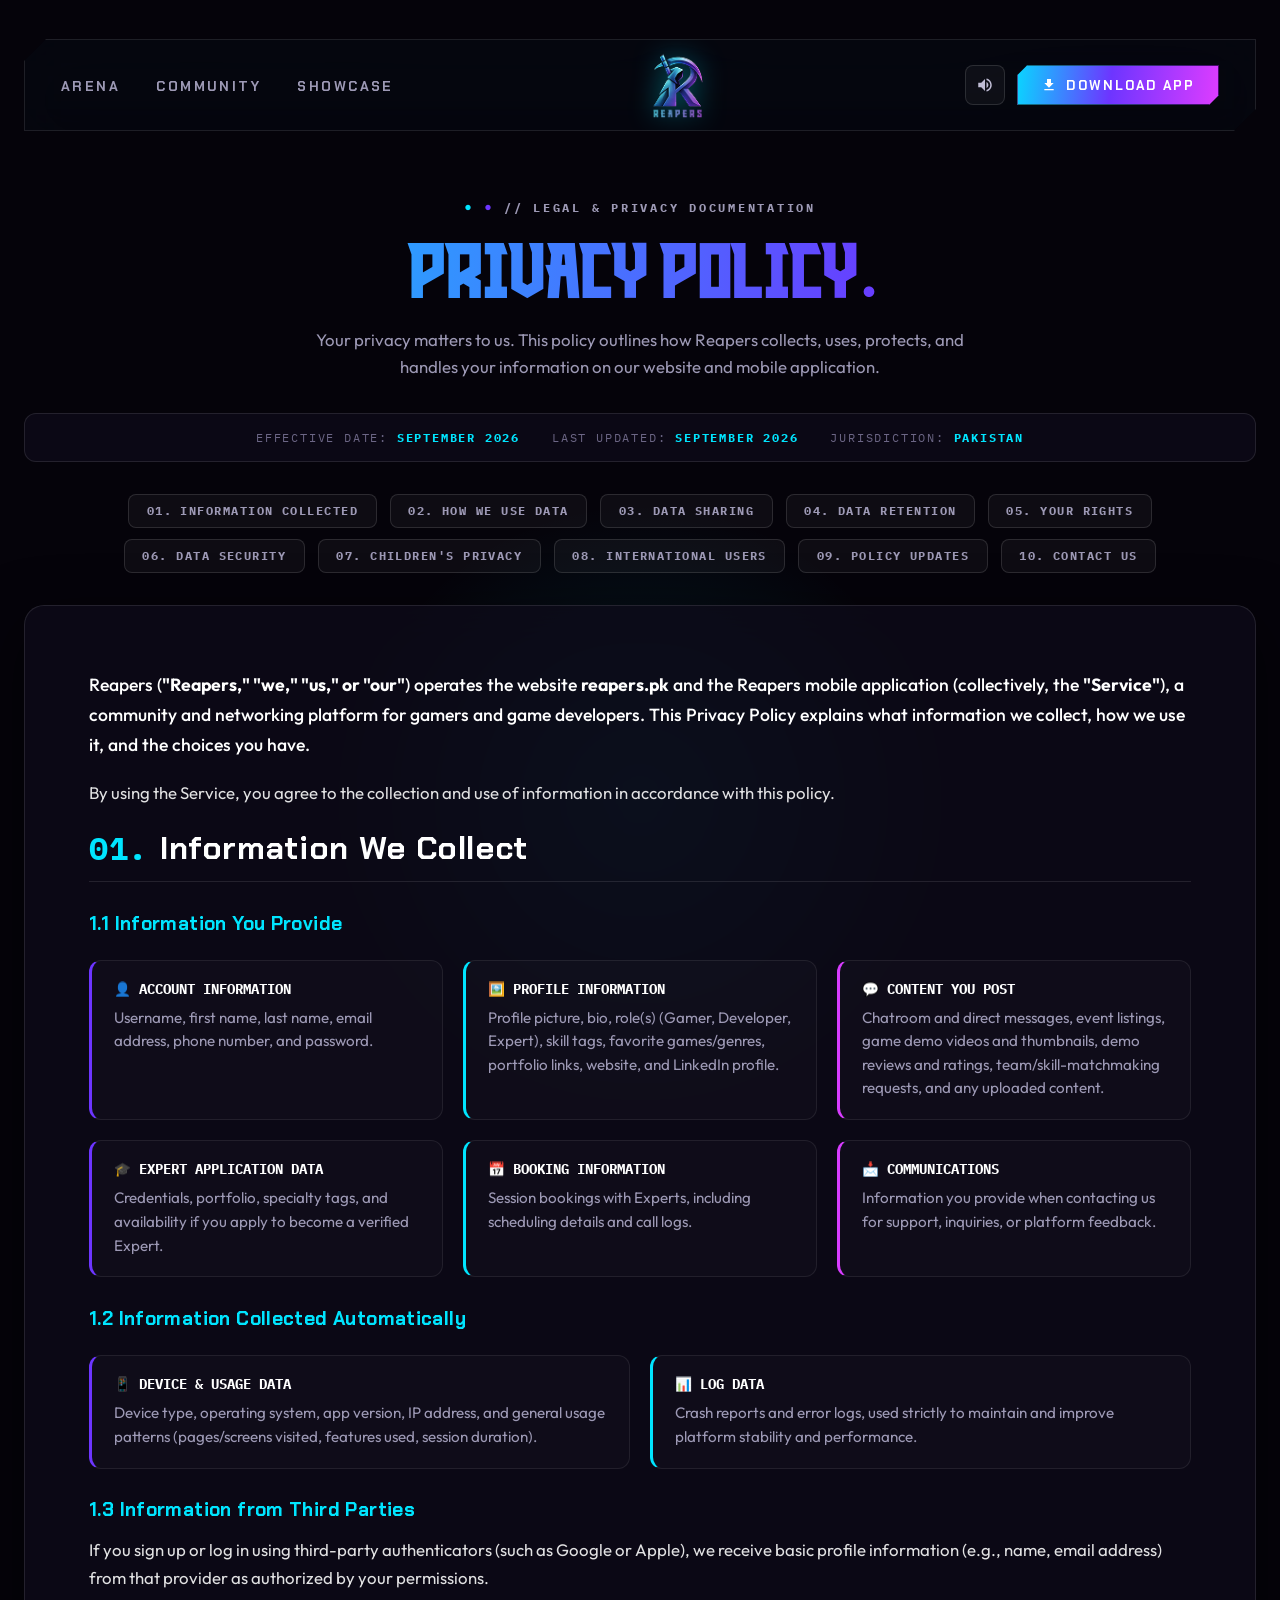
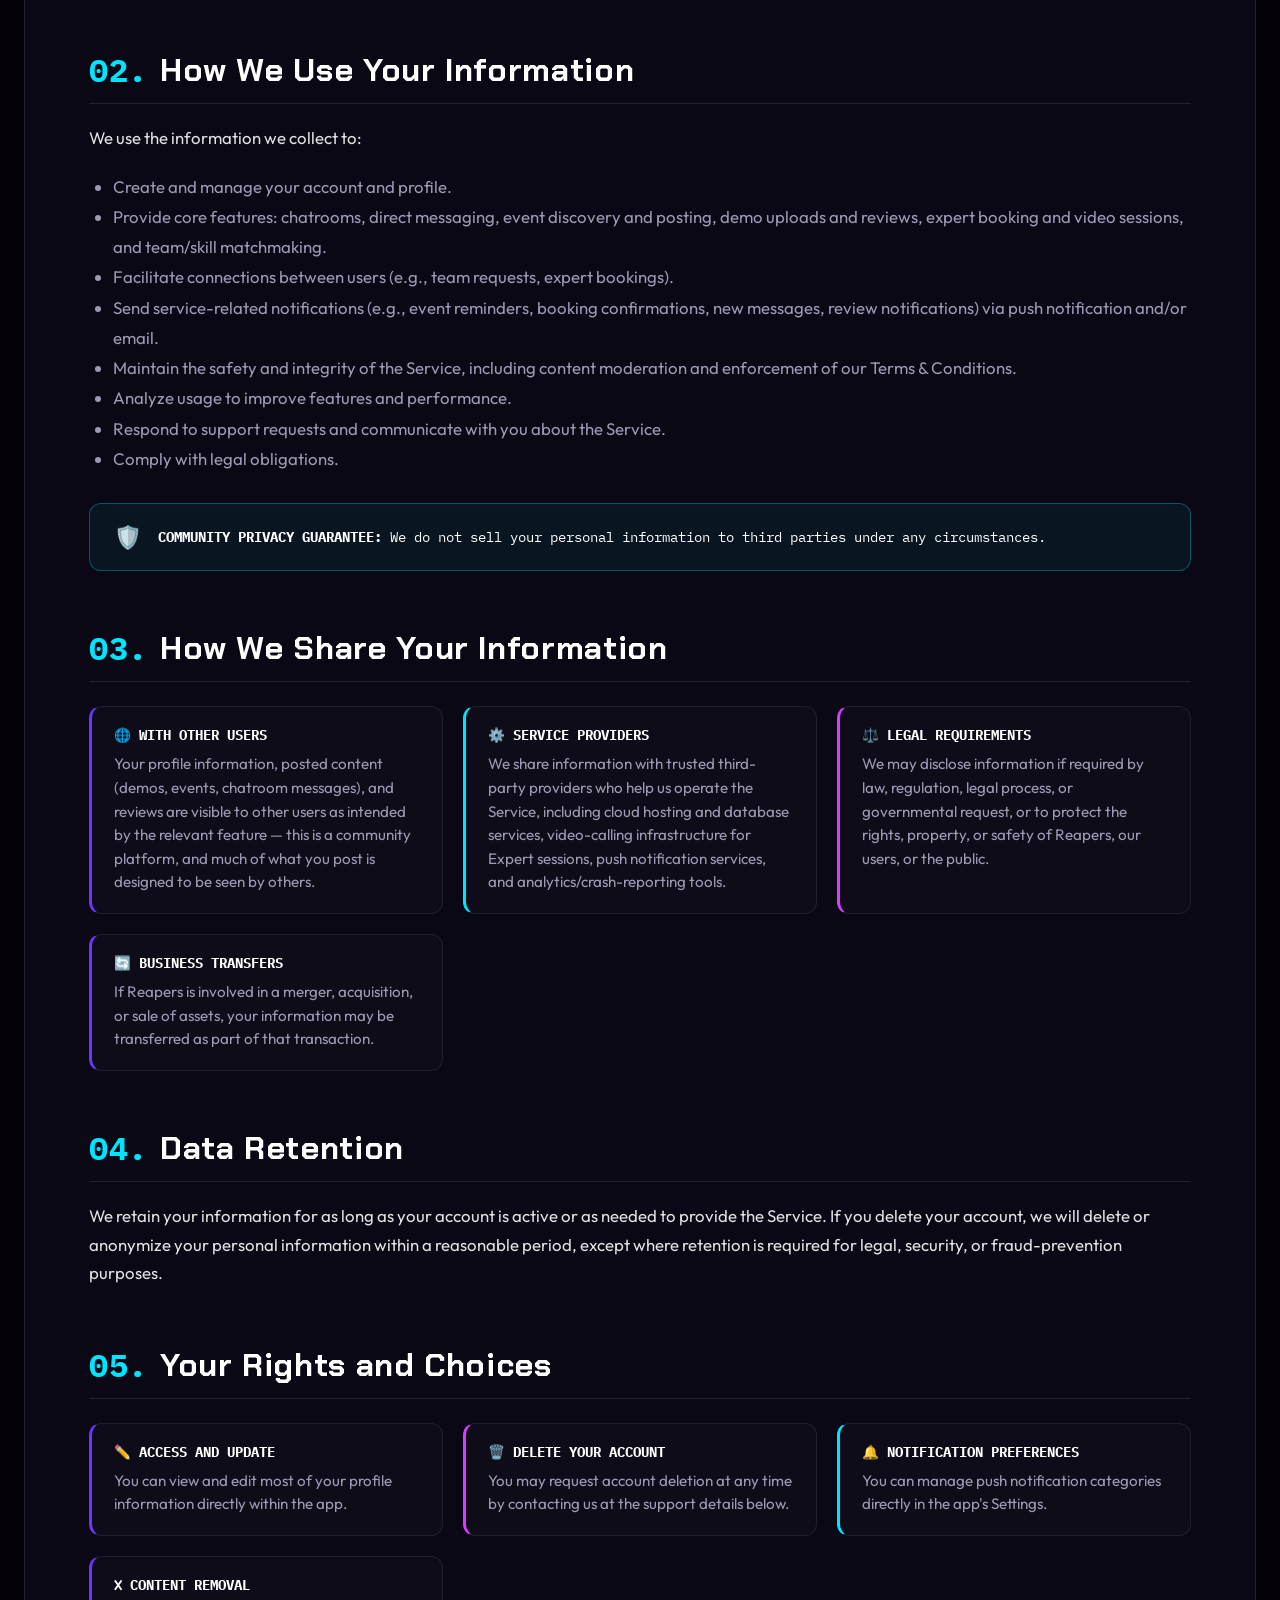
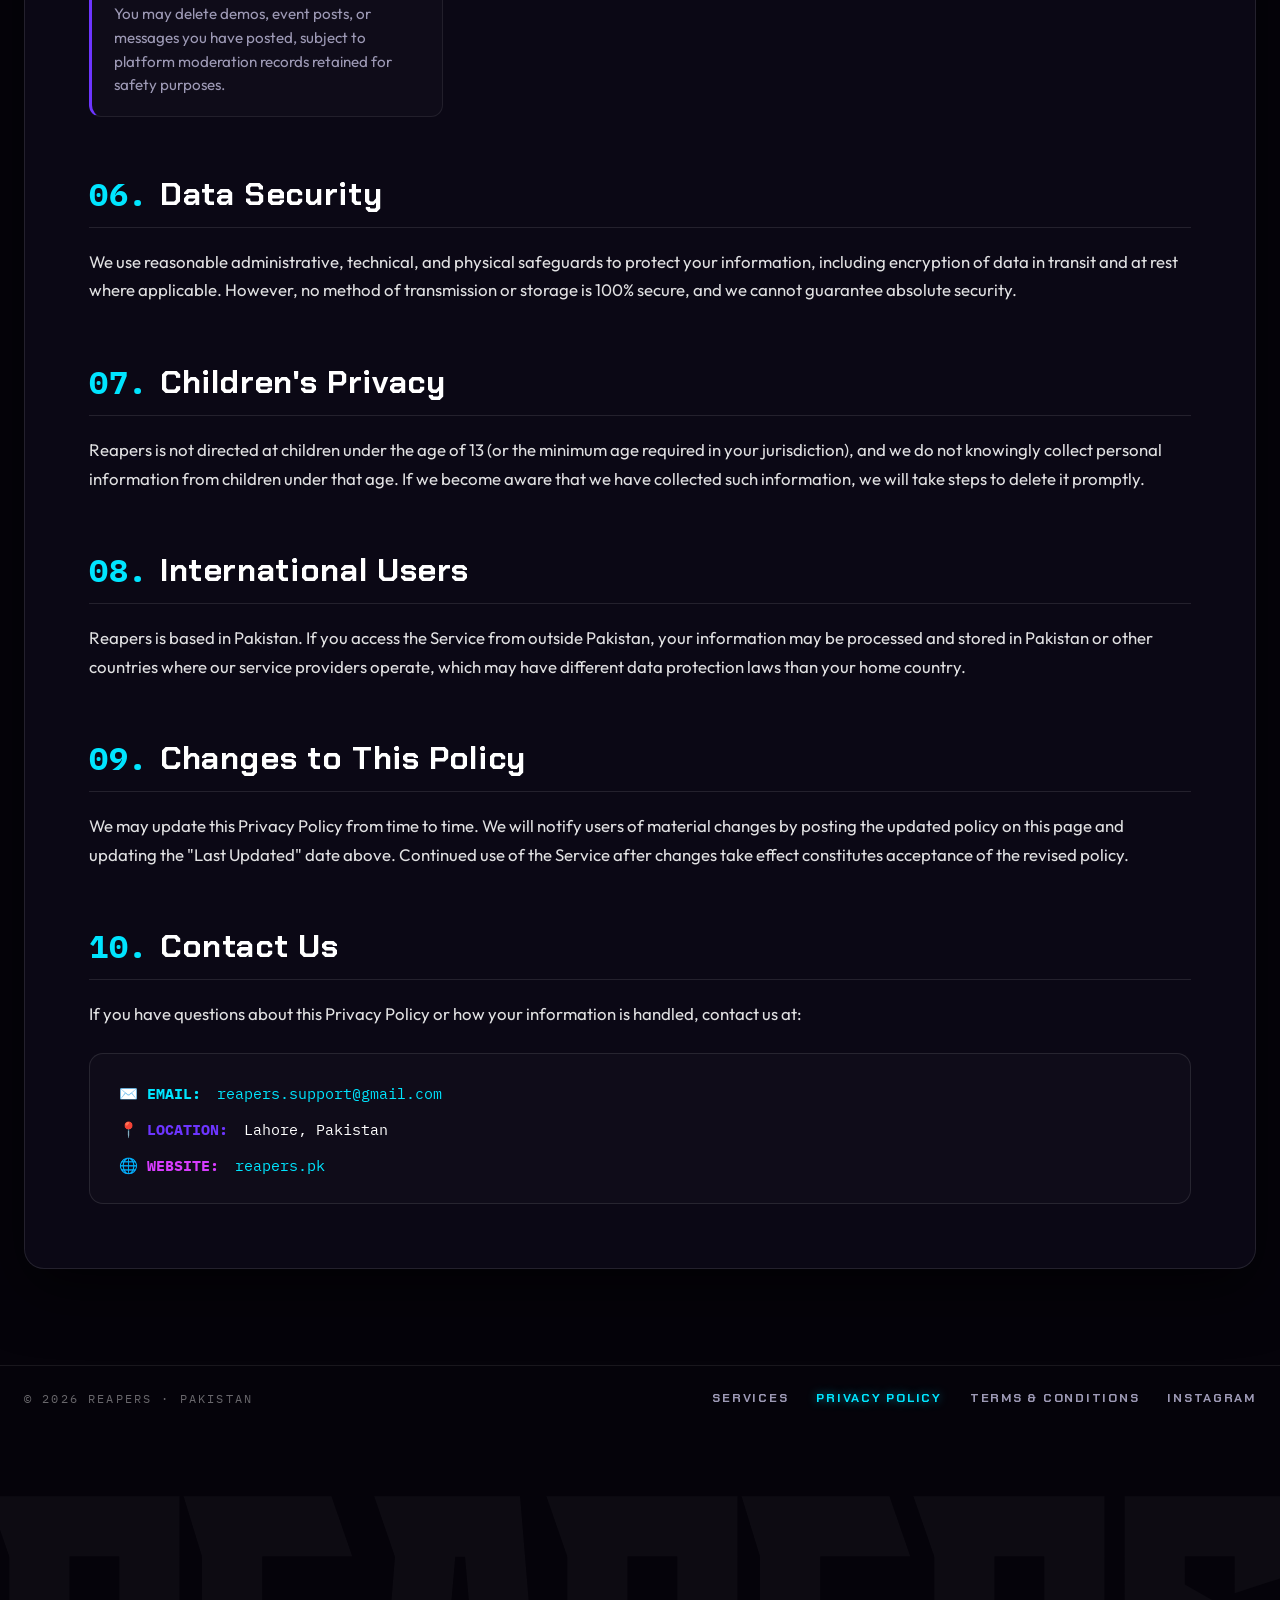
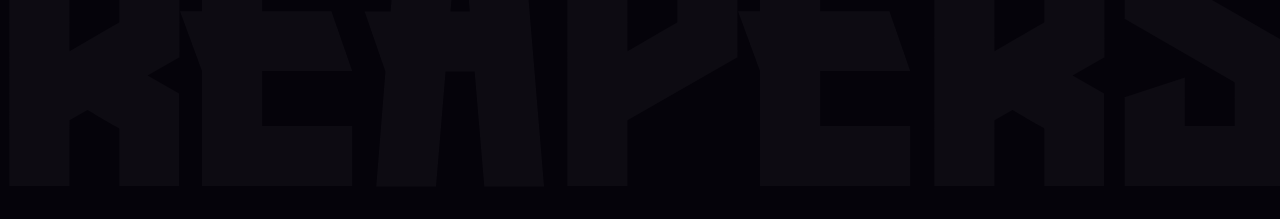
<file: privacy.html>
<!DOCTYPE html>
<html lang="en" data-theme="dark">
<head>
  <meta charset="utf-8">
  <meta name="viewport" content="width=device-width, initial-scale=1.0, viewport-fit=cover">
  <title>Privacy Policy · Reapers Gaming Arena</title>
  <meta name="description" content="Reapers Privacy Policy — Learn how we collect, protect, and handle your data on Pakistan's premier gaming and developer platform.">
  <link rel="icon" href="public/reapers-logo.webp">

  <!-- Google Fonts -->
  <link rel="preconnect" href="https://fonts.googleapis.com">
  <link rel="preconnect" href="https://fonts.gstatic.com" crossorigin>
  <link href="https://fonts.googleapis.com/css2?family=Chakra+Petch:wght@500;600;700;800;900&family=Outfit:wght@400;500;600;700;800&family=IBM+Plex+Mono:wght@400;500;600&display=swap" rel="stylesheet">

  <style>
    /* Knight Warrior Font Import */
    @font-face {
      font-family: 'Knight Warrior';
      src: local('Knight Warrior'), local('KNIGHT WARRIOR'),
           url('public/fonts/KnightWarrior.woff') format('woff'),
           url('https://fonts.cdnfonts.com/s/105453/KnightWarrior-w16n8.woff') format('woff');
      font-weight: 100 900;
      font-style: normal;
      font-display: swap;
    }

    :root {
      /* --bg-dark stays fixed across themes: it's the base tone behind the
         page's ambient glow art, not page chrome, so it never flips. */
      --bg-dark: #05030A;
      --bg-card: rgba(14, 11, 26, 0.75);
      --bg-page: #05030A;
      --hairline-rgb: 255, 255, 255;

      /* Text ink ladder: brightest (secondary) to dimmest (faint). */
      --text-primary: #FFFFFF;
      --text-secondary: #C0BDD5;
      --text-tertiary: #9D99B5;
      --text-faint: #6C6685;

      --font-hero: "Knight Warrior", "KNIGHT WARRIOR", system-ui, sans-serif;
      --font-display: "Chakra Petch", system-ui, -apple-system, sans-serif;
      --font-body: "Outfit", system-ui, -apple-system, sans-serif;
      --font-mono: "IBM Plex Mono", monospace;

      --reapers-gradient: linear-gradient(95.18deg, #00E5FF 0.16%, #6D35FF 36.28%, #D83CFF 72.41%);
      --cyan-neon: #00E5FF;
      --purple-neon: #6D35FF;
      --magenta-neon: #D83CFF;

      --chamfer-lg: 18px;
    }

    :root[data-theme="light"] {
      --bg-card: rgba(255, 255, 255, 0.75);
      --bg-page: #F3F1FA;
      --hairline-rgb: 15, 10, 26;

      --text-primary: #0F0A1A;
      --text-secondary: #2A2140;
      --text-tertiary: #4A4066;
      --text-faint: #948AAD;
    }

    * {
      box-sizing: border-box;
      margin: 0;
      padding: 0;
    }

    body {
      background-color: var(--bg-dark);
      color: #FFFFFF;
      font-family: var(--font-body);
      overflow-x: hidden;
      min-height: 100vh;
      -webkit-font-smoothing: antialiased;
    }

    /* Floating Header - Exact Figma Specs */
    .header-wrapper {
      position: relative;
      z-index: 10;
      width: 100%;
      max-width: 1280px;
      margin: 39px auto 0;
      padding: 0 1.5rem;
    }

    .navbar {
      position: relative;
      display: flex;
      align-items: center;
      justify-content: space-between;
      height: 92px;
      padding: 0 2.25rem;
      background: #080D1A66;
      border: 1px solid #FFFFFF1A;
      backdrop-filter: blur(24px);
      -webkit-backdrop-filter: blur(24px);
      clip-path: polygon(22px 0, 100% 0, 100% calc(100% - 22px), calc(100% - 22px) 100%, 0 100%, 0 22px);
      filter: drop-shadow(0 15px 35px rgba(0, 0, 0, 0.7));
    }

    .nav-links {
      display: flex;
      align-items: center;
      gap: 2.25rem;
      list-style: none;
    }

    .nav-link a {
      font-family: var(--font-display);
      font-weight: 700;
      font-size: 0.85rem;
      letter-spacing: 0.18em;
      color: #9D99B5;
      text-decoration: none;
      text-transform: uppercase;
      transition: all 0.25s ease;
    }

    .nav-link a:hover, .nav-link.active a {
      color: #FFFFFF;
      text-shadow: 0 0 12px rgba(0, 229, 255, 0.6);
    }

    .nav-brand {
      display: flex;
      flex-direction: column;
      align-items: center;
      text-decoration: none;
    }

    .brand-logo-img {
      height: 72px;
      width: auto;
      object-fit: contain;
      filter: drop-shadow(0 0 14px rgba(0, 229, 255, 0.4));
      transition: transform 0.3s ease;
    }

    .nav-brand:hover .brand-logo-img { transform: scale(1.08); }

    .nav-actions {
      display: flex;
      align-items: center;
      gap: 0.75rem;
    }

    .icon-btn {
      width: 40px;
      height: 40px;
      display: flex;
      align-items: center;
      justify-content: center;
      background: rgba(255, 255, 255, 0.04);
      border: 1px solid rgba(255, 255, 255, 0.12);
      border-radius: 8px;
      color: #C0BDD5;
      cursor: pointer;
      transition: all 0.2s ease;
    }

    .icon-btn:hover {
      background: rgba(255, 255, 255, 0.1);
      color: #FFFFFF;
      border-color: rgba(0, 229, 255, 0.4);
    }

    .icon-btn svg { width: 18px; height: 18px; fill: currentColor; }

    .btn-download {
      display: inline-flex;
      align-items: center;
      gap: 0.6rem;
      padding: 0.65rem 1.4rem;
      background: linear-gradient(96.05deg, #00E5FF -4.98%, #6D35FF 46.36%, #D83CFF 97.69%);
      border: 1px solid;
      border-image-source: linear-gradient(93.12deg, #117383 1.5%, #46096C 98.5%);
      border-image-slice: 1;
      color: #FFFFFF;
      font-family: var(--font-display);
      font-weight: 800;
      font-size: 0.82rem;
      letter-spacing: 0.16em;
      text-transform: uppercase;
      text-decoration: none;
      cursor: pointer;
      box-shadow: 0 4px 20px rgba(109, 53, 255, 0.4);
      transition: all 0.25s ease;
      clip-path: polygon(10px 0, 100% 0, 100% calc(100% - 10px), calc(100% - 10px) 100%, 0 100%, 0 10px);
    }

    .btn-download:hover {
      transform: translateY(-2px);
      filter: brightness(1.1);
    }

    /* Legal Hero Section */
    .legal-hero {
      position: relative;
      max-width: 1280px;
      margin: 4rem auto 2rem;
      padding: 0 1.5rem;
      text-align: center;
      z-index: 2;
      overflow: hidden;
      width: 100%;
    }

    .chat-glow-orb {
      position: absolute;
      top: 10%;
      left: 50%;
      transform: translateX(-50%);
      width: 600px;
      height: 600px;
      background: radial-gradient(circle, rgba(0, 229, 255, 0.12) 0%, rgba(108, 43, 255, 0) 70%);
      pointer-events: none;
      z-index: 1;
      animation: floatOrb 12s ease-in-out infinite alternate;
    }

    @keyframes floatOrb {
      0% { transform: translate(-50%, 0) scale(1); }
      50% { transform: translate(-45%, -30px) scale(1.08); }
      100% { transform: translate(-50%, 0) scale(1); }
    }

    @keyframes gradientShift {
      0% { background-position: 0% 50%; }
      50% { background-position: 100% 50%; }
      100% { background-position: 0% 50%; }
    }

    .entry-kicker {
      display: inline-flex;
      align-items: center;
      gap: 0.6rem;
      font-family: var(--font-mono);
      font-size: 0.78rem;
      font-weight: 700;
      letter-spacing: 0.22em;
      color: #9D99B5;
      text-transform: uppercase;
      margin-bottom: 1rem;
    }

    .dot-cyan { color: var(--cyan-neon); }
    .dot-purple { color: var(--purple-neon); }
    .dot-magenta { color: var(--magenta-neon); }

    /* Global Ultra-Bold Headings */
    h1, h2, h3, h4, h5, h6,
    .legal-title, .legal-card-title, .card-title {
      font-weight: 800 !important;
      letter-spacing: 0.02em;
    }

    .legal-title {
      font-family: var(--font-hero);
      font-weight: 800;
      font-size: clamp(3rem, 6vw, 76px);
      line-height: 1.05;
      letter-spacing: 0px;
      text-transform: uppercase;
      background: var(--reapers-gradient);
      background-size: 200% 200%;
      -webkit-background-clip: text;
      -webkit-text-fill-color: transparent;
      animation: gradientShift 5s ease infinite;
    }

    .legal-subtitle {
      max-width: 680px;
      margin: 1rem auto 0;
      font-family: var(--font-body);
      font-size: 1.05rem;
      line-height: 1.6;
      color: #9D99B5;
    }

    .legal-meta-card {
      display: flex;
      flex-wrap: wrap;
      justify-content: center;
      gap: 2rem;
      margin-top: 2rem;
      padding: 1rem 2rem;
      background: var(--bg-card);
      border: 1px solid rgba(255, 255, 255, 0.1);
      border-radius: 12px;
      font-family: var(--font-mono);
      font-size: 0.75rem;
      letter-spacing: 0.15em;
      color: #6C6685;
      text-transform: uppercase;
    }

    .legal-meta-item span {
      color: var(--cyan-neon);
      font-weight: 700;
    }

        /* Clean Cyberpunk TOC & Filter Pills Navigation */
    .toc-bar, .hiring-filters {
      display: flex;
      flex-wrap: wrap;
      justify-content: center;
      align-items: center;
      gap: 0.65rem 0.8rem;
      max-width: 1100px;
      margin: 2rem auto 0;
      padding: 0 1rem;
    }

    .toc-pill, .filter-pill {
      font-family: var(--font-mono);
      font-size: 0.76rem;
      font-weight: 700;
      letter-spacing: 0.12em;
      text-transform: uppercase;
      padding: 0.55rem 1.1rem;
      border-radius: 8px;
      background: rgba(255, 255, 255, 0.04);
      border: 1px solid rgba(255, 255, 255, 0.12);
      color: #9D99B5;
      white-space: nowrap;
      text-decoration: none;
      transition: all 0.25s ease;
      display: inline-flex;
      align-items: center;
      gap: 0.4rem;
      flex-shrink: 0;
    }

    .toc-pill:hover, .filter-pill:hover {
      background: rgba(0, 229, 255, 0.1);
      border-color: var(--cyan-neon);
      color: var(--cyan-neon);
      box-shadow: 0 0 16px rgba(0, 229, 255, 0.3);
      transform: translateY(-2px);
    }

    .filter-pill.active {
      background: rgba(0, 229, 255, 0.12);
      border-color: var(--cyan-neon);
      color: var(--cyan-neon);
      box-shadow: 0 0 16px rgba(0, 229, 255, 0.3);
    }

    .toc-pill {
      font-family: var(--font-mono);
      font-size: 0.76rem;
      font-weight: 700;
      letter-spacing: 0.12em;
      text-transform: uppercase;
      padding: 0.55rem 1.1rem;
      border-radius: 8px;
      background: rgba(255, 255, 255, 0.04);
      border: 1px solid rgba(255, 255, 255, 0.12);
      color: #9D99B5;
      white-space: nowrap;
      text-decoration: none;
      transition: all 0.25s ease;
      display: inline-flex;
      align-items: center;
      gap: 0.4rem;
      flex-shrink: 0;
    }

    .toc-pill:hover {
      background: rgba(0, 229, 255, 0.1);
      border-color: var(--cyan-neon);
      color: var(--cyan-neon);
      box-shadow: 0 0 16px rgba(0, 229, 255, 0.3);
      transform: translateY(-2px);
    }


    /* Main Legal Content Card */
    .legal-content-container {
      position: relative;
      z-index: 2;
      max-width: 1280px;
      margin: 2rem auto 6rem;
      padding: 0 1.5rem;
    }

    .legal-card {
      background: var(--bg-card);
      backdrop-filter: blur(20px);
      -webkit-backdrop-filter: blur(20px);
      border: 1px solid rgba(255, 255, 255, 0.1);
      border-radius: 20px;
      padding: clamp(2rem, 5vw, 4rem);
      box-shadow: 0 20px 60px rgba(0, 0, 0, 0.6);
    }

    .legal-p {
      color: rgba(255, 255, 255, 0.88);
      font-size: 1.05rem;
      line-height: 1.7;
      margin-bottom: 1.2rem;
    }

    .legal-section {
      margin-bottom: 3.5rem;
      scroll-margin-top: 100px;
    }

    .legal-heading {
      font-family: var(--font-display);
      font-size: clamp(1.4rem, 3vw, 2rem);
      font-weight: 700;
      color: #FFFFFF;
      margin-bottom: 1.25rem;
      display: flex;
      align-items: center;
      gap: 0.75rem;
      border-bottom: 1px solid rgba(255, 255, 255, 0.1);
      padding-bottom: 0.75rem;
    }

    .legal-num {
      font-family: var(--font-mono);
      color: var(--cyan-neon);
    }

    .legal-subheading {
      font-family: var(--font-display);
      font-size: 1.2rem;
      font-weight: 700;
      color: var(--cyan-neon);
      margin-top: 1.8rem;
      margin-bottom: 0.85rem;
    }

    /* Callout Item Grid */
    .item-grid {
      display: grid;
      grid-template-columns: repeat(auto-fit, minmax(280px, 1fr));
      gap: 1.25rem;
      margin: 1.5rem 0;
    }

    .item-card {
      background: rgba(255, 255, 255, 0.02);
      border: 1px solid rgba(255, 255, 255, 0.08);
      border-left: 3px solid var(--purple-neon);
      border-radius: 12px;
      padding: 1.2rem 1.4rem;
      transition: all 0.3s ease;
    }

    .item-card:hover {
      background: rgba(255, 255, 255, 0.05);
      border-color: rgba(0, 229, 255, 0.3);
      transform: translateY(-2px);
    }

    .item-card--cyan { border-left-color: var(--cyan-neon); }
    .item-card--magenta { border-left-color: var(--magenta-neon); }

    .item-card-title {
      font-family: var(--font-mono);
      font-size: 0.85rem;
      font-weight: 700;
      color: #FFFFFF;
      text-transform: uppercase;
      margin-bottom: 0.5rem;
    }

    .item-card-desc {
      font-size: 0.95rem;
      line-height: 1.55;
      color: #9D99B5;
    }

    /* Alert Banner */
    .legal-alert {
      background: rgba(0, 229, 255, 0.06);
      border: 1px solid rgba(0, 229, 255, 0.3);
      border-radius: 12px;
      padding: 1.2rem 1.5rem;
      margin: 1.8rem 0;
      display: flex;
      align-items: center;
      gap: 1rem;
    }

    .legal-alert-icon { font-size: 1.4rem; }
    .legal-alert-text {
      font-family: var(--font-mono);
      font-size: 0.85rem;
      color: #FFFFFF;
      line-height: 1.5;
    }

    /* Contact Card */
    .contact-card {
      background: rgba(255, 255, 255, 0.02);
      border: 1px solid rgba(255, 255, 255, 0.1);
      border-radius: 14px;
      padding: 1.8rem;
      margin-top: 1.5rem;
      display: flex;
      flex-direction: column;
      gap: 1rem;
      font-family: var(--font-mono);
    }

    .contact-row {
      display: flex;
      align-items: center;
      gap: 1rem;
      font-size: 0.95rem;
    }

    .contact-row a {
      color: var(--cyan-neon);
      text-decoration: none;
      transition: color 0.2s ease;
    }

    .contact-row a:hover {
      color: #FFFFFF;
      text-shadow: 0 0 10px rgba(0, 229, 255, 0.6);
    }

    /* Footer & Watermark */
    .site-footer-bar {
      max-width: 1280px;
      margin: 4rem auto 0;
      padding: 1.5rem 1.5rem;
      border-top: 1px solid rgba(255, 255, 255, 0.08);
      display: flex;
      align-items: center;
      justify-content: space-between;
      gap: 1.5rem;
      flex-wrap: wrap;
      font-family: var(--font-mono);
      font-size: 0.75rem;
      letter-spacing: 0.18em;
      color: rgba(255, 255, 255, 0.4);
      text-transform: uppercase;
    }

    .footer-nav-links {
      display: flex;
      align-items: center;
      gap: 1.75rem;
      list-style: none;
    }

    .footer-link {
      font-family: var(--font-display);
      font-weight: 700;
      font-size: 0.78rem;
      letter-spacing: 0.14em;
      color: #9D99B5;
      text-decoration: none;
      text-transform: uppercase;
      transition: all 0.25s ease;
    }

    .footer-link:hover,
    .footer-link.active {
      color: #00E5FF;
      text-shadow: 0 0 10px rgba(0, 229, 255, 0.6);
    }

    .footer-watermark-wrap {
      width: 100%;
      overflow: hidden;
      display: flex;
      justify-content: center;
      user-select: none;
      pointer-events: none;
      padding-top: 2rem;
      margin-bottom: -1rem;
    }

    .footer-watermark-text {
      font-family: var(--font-hero);
      font-weight: 400;
      font-size: clamp(4rem, 31.26vw, 450.14px);
      line-height: 0.893;
      letter-spacing: 0;
      color: rgba(255, 255, 255, 0.03);
      text-align: center;
      text-transform: uppercase;
      white-space: nowrap;
    }

    /* Liquid Ripple / Bubble Hover Class for All Buttons */
    .btn-bubble {
      position: relative !important;
      overflow: hidden !important;
      z-index: 1;
    }

    .btn-bubble::after {
      content: '';
      position: absolute;
      top: 50%;
      left: 50%;
      width: 0;
      height: 0;
      background: radial-gradient(circle, rgba(0, 229, 255, 0.45) 0%, rgba(216, 60, 255, 0.25) 50%, transparent 80%);
      border-radius: 50%;
      transform: translate(-50%, -50%);
      transition: width 0.5s ease-out, height 0.5s ease-out, opacity 0.5s ease-out;
      opacity: 0;
      pointer-events: none;
      z-index: -1;
    }

    .btn-bubble:hover::after {
      width: 380px;
      height: 380px;
      opacity: 1;
    }

    /* Scroll Reveal Animations */
    .reveal-on-scroll {
      opacity: 0;
      transform: translateY(35px);
      transition: opacity 0.8s cubic-bezier(0.16, 1, 0.3, 1), transform 0.8s cubic-bezier(0.16, 1, 0.3, 1);
    }

    .reveal-on-scroll.is-visible {
      opacity: 1;
      transform: translateY(0);
    }

    html, body {
      overflow-x: hidden !important;
      max-width: 100% !important;
      width: 100% !important;
      position: relative;
    }

    /* Tablet & Desktop Medium Screens (max-width: 1024px) */
    @media (max-width: 1024px) {
      .header-wrapper {
        margin: 24px auto 0 !important;
        padding: 0 1.25rem !important;
        max-width: 100% !important;
      }
      .navbar {
        padding: 0 1.25rem !important;
      }
      .nav-links {
        gap: 1.25rem !important;
      }
      .nav-link a {
        font-size: 0.78rem !important;
      }
      .legal-hero {
        margin: 3rem auto 1.5rem !important;
        padding: 0 1.25rem !important;
      }
      .legal-content-container {
        margin: 1.5rem auto 4rem !important;
        padding: 0 1.25rem !important;
      }
      .item-grid {
        grid-template-columns: repeat(auto-fit, minmax(240px, 1fr)) !important;
        gap: 1.25rem !important;
      }
    }

    /* Mobile Landscape & Mobile Screens (max-width: 768px) */
    @media (max-width: 768px) {
      .header-wrapper {
        margin: 12px auto 0 !important;
        padding: 0 0.75rem !important;
        width: 100% !important;
        max-width: 100% !important;
      }
      .navbar {
        height: 68px !important;
        padding: 0 0.75rem !important;
        clip-path: polygon(14px 0, 100% 0, 100% calc(100% - 14px), calc(100% - 14px) 100%, 0 100%, 0 14px) !important;
      }
      .nav-links { display: none !important; }
      .brand-logo-img { height: 54px !important; }
      .nav-actions { gap: 0.4rem !important; }
      .icon-btn { width: 36px !important; height: 36px !important; }
      .icon-btn svg { width: 16px !important; height: 16px !important; }
      .btn-download {
        padding: 0.5rem 0.8rem !important;
        font-size: 0.72rem !important;
        gap: 0.35rem !important;
      }
      .btn-download span { display: none !important; }

      .legal-hero {
        padding: 2.5rem 0.85rem 1.5rem !important;
        margin: 1rem auto 1rem !important;
        text-align: center !important;
        width: 100% !important;
        max-width: 100% !important;
      }
      .entry-kicker {
        font-size: 0.68rem !important;
        letter-spacing: 0.14em !important;
        flex-wrap: wrap !important;
        justify-content: center !important;
      }
      .legal-title {
        font-size: clamp(2rem, 7.5vw, 3.2rem) !important;
        line-height: 1.1 !important;
        overflow-wrap: break-word !important;
        word-wrap: break-word !important;
      }
      .legal-subtitle {
        font-size: 0.92rem !important;
        line-height: 1.5 !important;
      }
      .legal-meta-card {
        flex-direction: column !important;
        gap: 0.65rem !important;
        padding: 0.75rem 1rem !important;
        text-align: center !important;
        margin-top: 1.25rem !important;
      }
      .toc-bar {
        padding: 0 0.25rem !important;
        gap: 0.4rem !important;
        margin-top: 1.25rem !important;
      }
      .toc-pill {
        padding: 0.45rem 0.75rem !important;
        font-size: 0.68rem !important;
      }
      .legal-content-container {
        padding: 0 0.75rem !important;
        margin: 1.25rem auto 3rem !important;
        width: 100% !important;
        max-width: 100% !important;
      }
      .legal-card {
        padding: 1.4rem 1.1rem !important;
        border-radius: 14px !important;
      }
      .item-grid {
        grid-template-columns: 1fr !important;
        gap: 1rem !important;
      }
      .legal-alert {
        flex-direction: column !important;
        text-align: center !important;
      }
      .site-footer-bar { flex-direction: column !important; gap: 1.25rem !important; text-align: center !important; margin-top: 2.5rem !important; }
      .footer-nav-links { flex-wrap: wrap !important; justify-content: center !important; gap: 0.85rem 1.25rem !important; }
    }

    /* Small Phone Screens (max-width: 480px) */
    @media (max-width: 480px) {
      .legal-hero { padding: 2rem 0.5rem 1rem !important; }
      .legal-content-container { padding: 0 0.5rem !important; }
      .legal-card { padding: 1.25rem 0.85rem !important; }
      .btn-download span { display: none !important; }
    }
  </style>
<link rel="stylesheet" href="responsive-fix.css">
</head>
<body>

  <!-- Floating Glass Navbar -->
  <div class="header-wrapper">
    <header class="navbar">
      <ul class="nav-links">
        <li class="nav-link"><a href="index.html#arena">ARENA</a></li>
        <li class="nav-link"><a href="index.html#community">COMMUNITY</a></li>
        <li class="nav-link"><a href="index.html#showcase-demos">SHOWCASE</a></li>
      </ul>
      <a href="index.html" class="nav-brand" title="Reapers Homepage">
        <img src="public/Reapers.png" alt="Reapers Logo" class="brand-logo-img">
      </a>
      <div class="nav-actions">
        <button class="icon-btn btn-bubble" id="soundBtn" title="Toggle Sound">
          <svg viewBox="0 0 24 24"><path d="M3 9v6h4l5 5V4L7 9H3zm13.5 3c0-1.77-1.02-3.29-2.5-4.03v8.05c1.48-.73 2.5-2.25 2.5-4.02zM14 3.23v2.06c2.89.86 5 3.54 5 6.71s-2.11 5.85-5 6.71v2.06c4.01-.91 7-4.49 7-8.77s-2.99-7.86-7-8.77z"/></svg>
        </button>
        <a href="index.html#download" class="btn-download btn-bubble">
          <svg viewBox="0 0 24 24" width="16" height="16" fill="currentColor"><path d="M19 9h-4V3H9v6H5l7 7 7-7zM5 18v2h14v-2H5z"/></svg>
          <span>DOWNLOAD APP</span>
        </a>
      </div>
    </header>
  </div>

  <main>
    <div class="chat-glow-orb"></div>

    <!-- Legal Hero Section -->
    <section class="legal-hero reveal-on-scroll">
      <div class="entry-kicker">
        <span class="kicker-dot-wrap">
          <span class="dot-cyan">●</span>
          <span class="dot-purple">●</span>
        </span>
        <span>// LEGAL &amp; PRIVACY DOCUMENTATION</span>
      </div>

      <h1 class="legal-title">PRIVACY POLICY<span class="dot-magenta">.</span></h1>
      <p class="legal-subtitle">
        Your privacy matters to us. This policy outlines how Reapers collects, uses, protects, and handles your information on our website and mobile application.
      </p>

      <div class="legal-meta-card">
        <div class="legal-meta-item">EFFECTIVE DATE: <span>SEPTEMBER 2026</span></div>
        <div class="legal-meta-item">LAST UPDATED: <span>SEPTEMBER 2026</span></div>
        <div class="legal-meta-item">JURISDICTION: <span>PAKISTAN</span></div>
      </div>

      <!-- Quick TOC Navigation Pills -->
      <div class="toc-bar">
        <a href="#sec1" class="toc-pill btn-bubble">01. Information Collected</a>
        <a href="#sec2" class="toc-pill btn-bubble">02. How We Use Data</a>
        <a href="#sec3" class="toc-pill btn-bubble">03. Data Sharing</a>
        <a href="#sec4" class="toc-pill btn-bubble">04. Data Retention</a>
        <a href="#sec5" class="toc-pill btn-bubble">05. Your Rights</a>
        <a href="#sec6" class="toc-pill btn-bubble">06. Data Security</a>
        <a href="#sec7" class="toc-pill btn-bubble">07. Children's Privacy</a>
        <a href="#sec8" class="toc-pill btn-bubble">08. International Users</a>
        <a href="#sec9" class="toc-pill btn-bubble">09. Policy Updates</a>
        <a href="#sec10" class="toc-pill btn-bubble">10. Contact Us</a>
      </div>
    </section>

    <!-- Main Legal Document Container -->
    <div class="legal-content-container reveal-on-scroll">
      <div class="legal-card">
        
        <p class="legal-p" style="font-size: 1.1rem; font-weight: 500; color: #FFFFFF;">
          Reapers (<strong>"Reapers," "we," "us," or "our"</strong>) operates the website <strong>reapers.pk</strong> and the Reapers mobile application (collectively, the <strong>"Service"</strong>), a community and networking platform for gamers and game developers. This Privacy Policy explains what information we collect, how we use it, and the choices you have.
        </p>
        <p class="legal-p">
          By using the Service, you agree to the collection and use of information in accordance with this policy.
        </p>

        <!-- SECTION 1 -->
        <section class="legal-section" id="sec1">
          <h2 class="legal-heading"><span class="legal-num">01.</span> Information We Collect</h2>
          
          <h3 class="legal-subheading">1.1 Information You Provide</h3>
          <div class="item-grid">
            <div class="item-card">
              <div class="item-card-title">👤 Account Information</div>
              <p class="item-card-desc">Username, first name, last name, email address, phone number, and password.</p>
            </div>
            <div class="item-card item-card--cyan">
              <div class="item-card-title">🖼️ Profile Information</div>
              <p class="item-card-desc">Profile picture, bio, role(s) (Gamer, Developer, Expert), skill tags, favorite games/genres, portfolio links, website, and LinkedIn profile.</p>
            </div>
            <div class="item-card item-card--magenta">
              <div class="item-card-title">💬 Content You Post</div>
              <p class="item-card-desc">Chatroom and direct messages, event listings, game demo videos and thumbnails, demo reviews and ratings, team/skill-matchmaking requests, and any uploaded content.</p>
            </div>
            <div class="item-card">
              <div class="item-card-title">🎓 Expert Application Data</div>
              <p class="item-card-desc">Credentials, portfolio, specialty tags, and availability if you apply to become a verified Expert.</p>
            </div>
            <div class="item-card item-card--cyan">
              <div class="item-card-title">📅 Booking Information</div>
              <p class="item-card-desc">Session bookings with Experts, including scheduling details and call logs.</p>
            </div>
            <div class="item-card item-card--magenta">
              <div class="item-card-title">📩 Communications</div>
              <p class="item-card-desc">Information you provide when contacting us for support, inquiries, or platform feedback.</p>
            </div>
          </div>

          <h3 class="legal-subheading">1.2 Information Collected Automatically</h3>
          <div class="item-grid">
            <div class="item-card">
              <div class="item-card-title">📱 Device &amp; Usage Data</div>
              <p class="item-card-desc">Device type, operating system, app version, IP address, and general usage patterns (pages/screens visited, features used, session duration).</p>
            </div>
            <div class="item-card item-card--cyan">
              <div class="item-card-title">📊 Log Data</div>
              <p class="item-card-desc">Crash reports and error logs, used strictly to maintain and improve platform stability and performance.</p>
            </div>
          </div>

          <h3 class="legal-subheading">1.3 Information from Third Parties</h3>
          <p class="legal-p">
            If you sign up or log in using third-party authenticators (such as Google or Apple), we receive basic profile information (e.g., name, email address) from that provider as authorized by your permissions.
          </p>
        </section>

        <!-- SECTION 2 -->
        <section class="legal-section" id="sec2">
          <h2 class="legal-heading"><span class="legal-num">02.</span> How We Use Your Information</h2>
          <p class="legal-p">We use the information we collect to:</p>
          <ul style="color: #9D99B5; font-size: 1.05rem; line-height: 1.8; margin-bottom: 1.2rem; padding-left: 1.5rem;">
            <li>Create and manage your account and profile.</li>
            <li>Provide core features: chatrooms, direct messaging, event discovery and posting, demo uploads and reviews, expert booking and video sessions, and team/skill matchmaking.</li>
            <li>Facilitate connections between users (e.g., team requests, expert bookings).</li>
            <li>Send service-related notifications (e.g., event reminders, booking confirmations, new messages, review notifications) via push notification and/or email.</li>
            <li>Maintain the safety and integrity of the Service, including content moderation and enforcement of our Terms &amp; Conditions.</li>
            <li>Analyze usage to improve features and performance.</li>
            <li>Respond to support requests and communicate with you about the Service.</li>
            <li>Comply with legal obligations.</li>
          </ul>

          <div class="legal-alert">
            <div class="legal-alert-icon">🛡️</div>
            <p class="legal-alert-text">
              <strong>COMMUNITY PRIVACY GUARANTEE:</strong> We do not sell your personal information to third parties under any circumstances.
            </p>
          </div>
        </section>

        <!-- SECTION 3 -->
        <section class="legal-section" id="sec3">
          <h2 class="legal-heading"><span class="legal-num">03.</span> How We Share Your Information</h2>
          
          <div class="item-grid">
            <div class="item-card">
              <div class="item-card-title">🌐 With Other Users</div>
              <p class="item-card-desc">Your profile information, posted content (demos, events, chatroom messages), and reviews are visible to other users as intended by the relevant feature — this is a community platform, and much of what you post is designed to be seen by others.</p>
            </div>
            <div class="item-card item-card--cyan">
              <div class="item-card-title">⚙️ Service Providers</div>
              <p class="item-card-desc">We share information with trusted third-party providers who help us operate the Service, including cloud hosting and database services, video-calling infrastructure for Expert sessions, push notification services, and analytics/crash-reporting tools.</p>
            </div>
            <div class="item-card item-card--magenta">
              <div class="item-card-title">⚖️ Legal Requirements</div>
              <p class="item-card-desc">We may disclose information if required by law, regulation, legal process, or governmental request, or to protect the rights, property, or safety of Reapers, our users, or the public.</p>
            </div>
            <div class="item-card">
              <div class="item-card-title">🔄 Business Transfers</div>
              <p class="item-card-desc">If Reapers is involved in a merger, acquisition, or sale of assets, your information may be transferred as part of that transaction.</p>
            </div>
          </div>
        </section>

        <!-- SECTION 4 -->
        <section class="legal-section" id="sec4">
          <h2 class="legal-heading"><span class="legal-num">04.</span> Data Retention</h2>
          <p class="legal-p">
            We retain your information for as long as your account is active or as needed to provide the Service. If you delete your account, we will delete or anonymize your personal information within a reasonable period, except where retention is required for legal, security, or fraud-prevention purposes.
          </p>
        </section>

        <!-- SECTION 5 -->
        <section class="legal-section" id="sec5">
          <h2 class="legal-heading"><span class="legal-num">05.</span> Your Rights and Choices</h2>
          <div class="item-grid">
            <div class="item-card">
              <div class="item-card-title">✏️ Access and Update</div>
              <p class="item-card-desc">You can view and edit most of your profile information directly within the app.</p>
            </div>
            <div class="item-card item-card--magenta">
              <div class="item-card-title">🗑️ Delete Your Account</div>
              <p class="item-card-desc">You may request account deletion at any time by contacting us at the support details below.</p>
            </div>
            <div class="item-card item-card--cyan">
              <div class="item-card-title">🔔 Notification Preferences</div>
              <p class="item-card-desc">You can manage push notification categories directly in the app's Settings.</p>
            </div>
            <div class="item-card">
              <div class="item-card-title">❌ Content Removal</div>
              <p class="item-card-desc">You may delete demos, event posts, or messages you have posted, subject to platform moderation records retained for safety purposes.</p>
            </div>
          </div>
        </section>

        <!-- SECTION 6 -->
        <section class="legal-section" id="sec6">
          <h2 class="legal-heading"><span class="legal-num">06.</span> Data Security</h2>
          <p class="legal-p">
            We use reasonable administrative, technical, and physical safeguards to protect your information, including encryption of data in transit and at rest where applicable. However, no method of transmission or storage is 100% secure, and we cannot guarantee absolute security.
          </p>
        </section>

        <!-- SECTION 7 -->
        <section class="legal-section" id="sec7">
          <h2 class="legal-heading"><span class="legal-num">07.</span> Children's Privacy</h2>
          <p class="legal-p">
            Reapers is not directed at children under the age of 13 (or the minimum age required in your jurisdiction), and we do not knowingly collect personal information from children under that age. If we become aware that we have collected such information, we will take steps to delete it promptly.
          </p>
        </section>

        <!-- SECTION 8 -->
        <section class="legal-section" id="sec8">
          <h2 class="legal-heading"><span class="legal-num">08.</span> International Users</h2>
          <p class="legal-p">
            Reapers is based in Pakistan. If you access the Service from outside Pakistan, your information may be processed and stored in Pakistan or other countries where our service providers operate, which may have different data protection laws than your home country.
          </p>
        </section>

        <!-- SECTION 9 -->
        <section class="legal-section" id="sec9">
          <h2 class="legal-heading"><span class="legal-num">09.</span> Changes to This Policy</h2>
          <p class="legal-p">
            We may update this Privacy Policy from time to time. We will notify users of material changes by posting the updated policy on this page and updating the "Last Updated" date above. Continued use of the Service after changes take effect constitutes acceptance of the revised policy.
          </p>
        </section>

        <!-- SECTION 10 -->
        <section class="legal-section" id="sec10" style="margin-bottom: 0;">
          <h2 class="legal-heading"><span class="legal-num">10.</span> Contact Us</h2>
          <p class="legal-p">
            If you have questions about this Privacy Policy or how your information is handled, contact us at:
          </p>

          <div class="contact-card">
            <div class="contact-row">
              <span style="color: var(--cyan-neon); font-weight: 700;">✉️ EMAIL:</span>
              <a href="mailto:reapers.support@gmail.com">reapers.support@gmail.com</a>
            </div>
            <div class="contact-row">
              <span style="color: var(--purple-neon); font-weight: 700;">📍 LOCATION:</span>
              <span style="color: #FFFFFF;">Lahore, Pakistan</span>
            </div>
            <div class="contact-row">
              <span style="color: var(--magenta-neon); font-weight: 700;">🌐 WEBSITE:</span>
              <a href="https://reapers.pk" target="_blank" rel="noopener">reapers.pk</a>
            </div>
          </div>
        </section>

      </div>
    </div>
  </main>

  <!-- Global Footer Bar -->
  <footer class="site-footer-bar">
    <div>© 2026 REAPERS · PAKISTAN</div>
    <nav class="footer-nav-links">
      <a href="services.html" class="footer-link">SERVICES</a>
      <a href="privacy.html" class="footer-link active">PRIVACY POLICY</a>
      <a href="terms.html" class="footer-link">TERMS &amp; CONDITIONS</a>
      <a href="https://www.instagram.com/houseofthereapers?stkn=MWN2NWdseXc5NzE4cA==&amp;utm_source=ig_contact_invite" target="_blank" rel="noopener noreferrer" class="footer-link">INSTAGRAM</a>
    </nav>
  </footer>

  <!-- Giant REAPERS Watermark -->
  <div class="footer-watermark-wrap" aria-hidden="true">
    <span class="footer-watermark-text">REAPERS</span>
  </div>

  <script>
    class CyberAudioEngine {
      constructor() { this.ctx = null; this.muted = false; }
      init() {
        if (!this.ctx) {
          const AudioCtx = window.AudioContext || window.webkitAudioContext;
          if (AudioCtx) this.ctx = new AudioCtx();
        }
        if (this.ctx && this.ctx.state === 'suspended') this.ctx.resume();
      }
      playHover(kind = 'default') {
        if (this.muted) return; this.init(); if (!this.ctx) return;
        try {
          const now = this.ctx.currentTime; const gain = this.ctx.createGain();
          if (kind === 'card') {
            const osc = this.ctx.createOscillator(); osc.type = 'sine';
            osc.frequency.setValueAtTime(130, now); osc.frequency.exponentialRampToValueAtTime(280, now + 0.08);
            gain.gain.setValueAtTime(0.04, now); gain.gain.exponentialRampToValueAtTime(0.001, now + 0.08);
            osc.connect(gain); gain.connect(this.ctx.destination); osc.start(now); osc.stop(now + 0.08);
          } else if (kind === 'chip') {
            const osc = this.ctx.createOscillator(); osc.type = 'triangle';
            osc.frequency.setValueAtTime(1600, now); osc.frequency.exponentialRampToValueAtTime(2200, now + 0.03);
            gain.gain.setValueAtTime(0.02, now); gain.gain.exponentialRampToValueAtTime(0.001, now + 0.03);
            osc.connect(gain); gain.connect(this.ctx.destination); osc.start(now); osc.stop(now + 0.03);
          } else {
            const osc1 = this.ctx.createOscillator(); const osc2 = this.ctx.createOscillator();
            osc1.type = 'sine'; osc2.type = 'triangle';
            osc1.frequency.setValueAtTime(440, now); osc1.frequency.exponentialRampToValueAtTime(880, now + 0.05);
            osc2.frequency.setValueAtTime(660, now); osc2.frequency.exponentialRampToValueAtTime(1320, now + 0.05);
            const filter = this.ctx.createBiquadFilter(); filter.type = 'lowpass';
            filter.frequency.setValueAtTime(2500, now); filter.frequency.exponentialRampToValueAtTime(1200, now + 0.05);
            gain.gain.setValueAtTime(0.03, now); gain.gain.exponentialRampToValueAtTime(0.001, now + 0.05);
            osc1.connect(filter); osc2.connect(filter); filter.connect(gain); gain.connect(this.ctx.destination);
            osc1.start(now); osc2.start(now); osc1.stop(now + 0.05); osc2.stop(now + 0.05);
          }
        } catch (e) {}
      }
      playClick(kind = 'default') {
        if (this.muted) return; this.init(); if (!this.ctx) return;
        try {
          const now = this.ctx.currentTime; const gain = this.ctx.createGain();
          if (kind === 'primary' || kind === 'cta') {
            const subOsc = this.ctx.createOscillator(); subOsc.type = 'sine';
            subOsc.frequency.setValueAtTime(180, now); subOsc.frequency.exponentialRampToValueAtTime(42, now + 0.09);
            const clickOsc = this.ctx.createOscillator(); clickOsc.type = 'triangle';
            clickOsc.frequency.setValueAtTime(1200, now); clickOsc.frequency.exponentialRampToValueAtTime(300, now + 0.04);
            gain.gain.setValueAtTime(0.12, now); gain.gain.exponentialRampToValueAtTime(0.001, now + 0.09);
            subOsc.connect(gain); clickOsc.connect(gain); gain.connect(this.ctx.destination);
            subOsc.start(now); clickOsc.start(now); subOsc.stop(now + 0.09); clickOsc.stop(now + 0.04);
          } else if (kind === 'tab') {
            const osc1 = this.ctx.createOscillator(); const osc2 = this.ctx.createOscillator();
            osc1.type = 'sine'; osc2.type = 'sawtooth';
            osc1.frequency.setValueAtTime(520, now); osc1.frequency.exponentialRampToValueAtTime(840, now + 0.06);
            osc2.frequency.setValueAtTime(260, now);
            const filter = this.ctx.createBiquadFilter(); filter.type = 'bandpass'; filter.frequency.setValueAtTime(1400, now);
            gain.gain.setValueAtTime(0.06, now); gain.gain.exponentialRampToValueAtTime(0.001, now + 0.06);
            osc1.connect(gain); osc2.connect(filter); filter.connect(gain); gain.connect(this.ctx.destination);
            osc1.start(now); osc2.start(now); osc1.stop(now + 0.06); osc2.stop(now + 0.06);
          } else {
            const osc = this.ctx.createOscillator(); osc.type = 'triangle';
            osc.frequency.setValueAtTime(680, now); osc.frequency.exponentialRampToValueAtTime(210, now + 0.05);
            gain.gain.setValueAtTime(0.07, now); gain.gain.exponentialRampToValueAtTime(0.001, now + 0.05);
            osc.connect(gain); gain.connect(this.ctx.destination); osc.start(now); osc.stop(now + 0.05);
          }
        } catch (e) {}
      }
      playToggle() {
        this.init(); if (!this.ctx) return;
        try {
          const now = this.ctx.currentTime; const gain = this.ctx.createGain();
          const freqs = this.muted ? [784, 523, 392] : [392, 523, 784];
          freqs.forEach((f, idx) => {
            const osc = this.ctx.createOscillator(); osc.type = 'sine';
            osc.frequency.setValueAtTime(f, now + idx * 0.035);
            gain.gain.setValueAtTime(0.04, now + idx * 0.035);
            gain.gain.exponentialRampToValueAtTime(0.001, now + idx * 0.035 + 0.08);
            osc.connect(gain); osc.start(now + idx * 0.035); osc.stop(now + idx * 0.035 + 0.08);
          });
          gain.connect(this.ctx.destination);
        } catch (e) {}
      }
    }

    const cyberAudio = new CyberAudioEngine();

      // Global First-Gesture Audio Unlock (resumes AudioContext on ANY first click/tap/keypress anywhere on page)
      const unlockAudio = () => {
        if (typeof cyberAudio !== 'undefined') cyberAudio.init();
      };
      document.addEventListener('click', unlockAudio, { once: true });
      document.addEventListener('pointerdown', unlockAudio, { once: true });
      document.addEventListener('keydown', unlockAudio, { once: true });


    document.addEventListener('DOMContentLoaded', () => {
      document.querySelectorAll('.btn-download, .btn-bubble').forEach(el => {
        el.addEventListener('mouseenter', () => cyberAudio.playHover('default'));
        el.addEventListener('click', () => cyberAudio.playClick('primary'));
      });
      document.querySelectorAll('.legal-card').forEach(el => {
        el.addEventListener('mouseenter', () => cyberAudio.playHover('card'));
        el.addEventListener('click', () => cyberAudio.playClick('default'));
      });
      document.querySelectorAll('.toc-pill').forEach(el => {
        el.addEventListener('mouseenter', () => cyberAudio.playHover('chip'));
        el.addEventListener('click', () => cyberAudio.playClick('tab'));
      });

      const soundBtn = document.getElementById('soundBtn');
      if (soundBtn) {
        soundBtn.addEventListener('click', () => {
          cyberAudio.muted = !cyberAudio.muted;
          cyberAudio.playToggle();
          soundBtn.style.color = cyberAudio.muted ? '#6C6685' : '#00E5FF';
        });
      }

      const revealElems = document.querySelectorAll('.reveal-on-scroll');
      if ('IntersectionObserver' in window) {
        const observer = new IntersectionObserver((entries) => {
          entries.forEach(entry => {
            if (entry.isIntersecting) entry.target.classList.add('is-visible');
          });
        }, { threshold: 0.1 });
        revealElems.forEach(el => observer.observe(el));
      } else {
        revealElems.forEach(el => el.classList.add('is-visible'));
      }
    });
  </script>
</body>
</html>
</file>
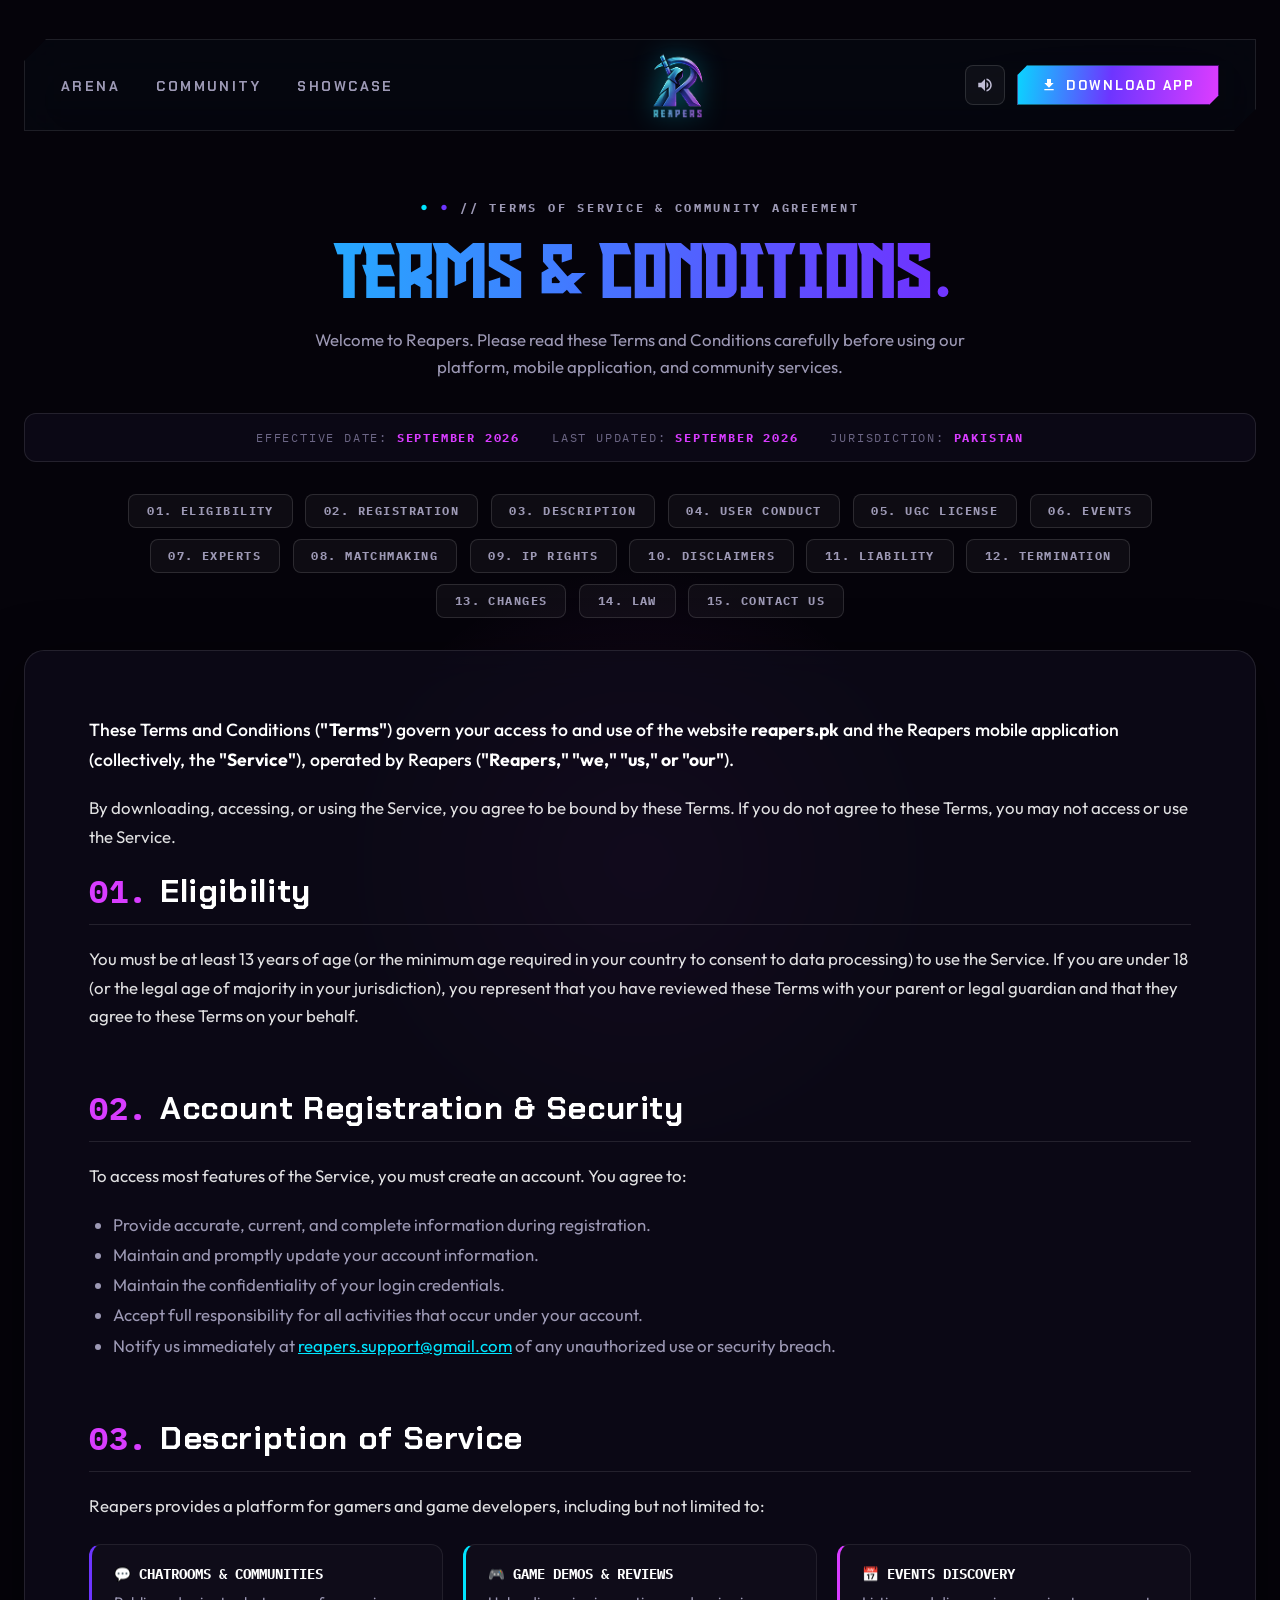
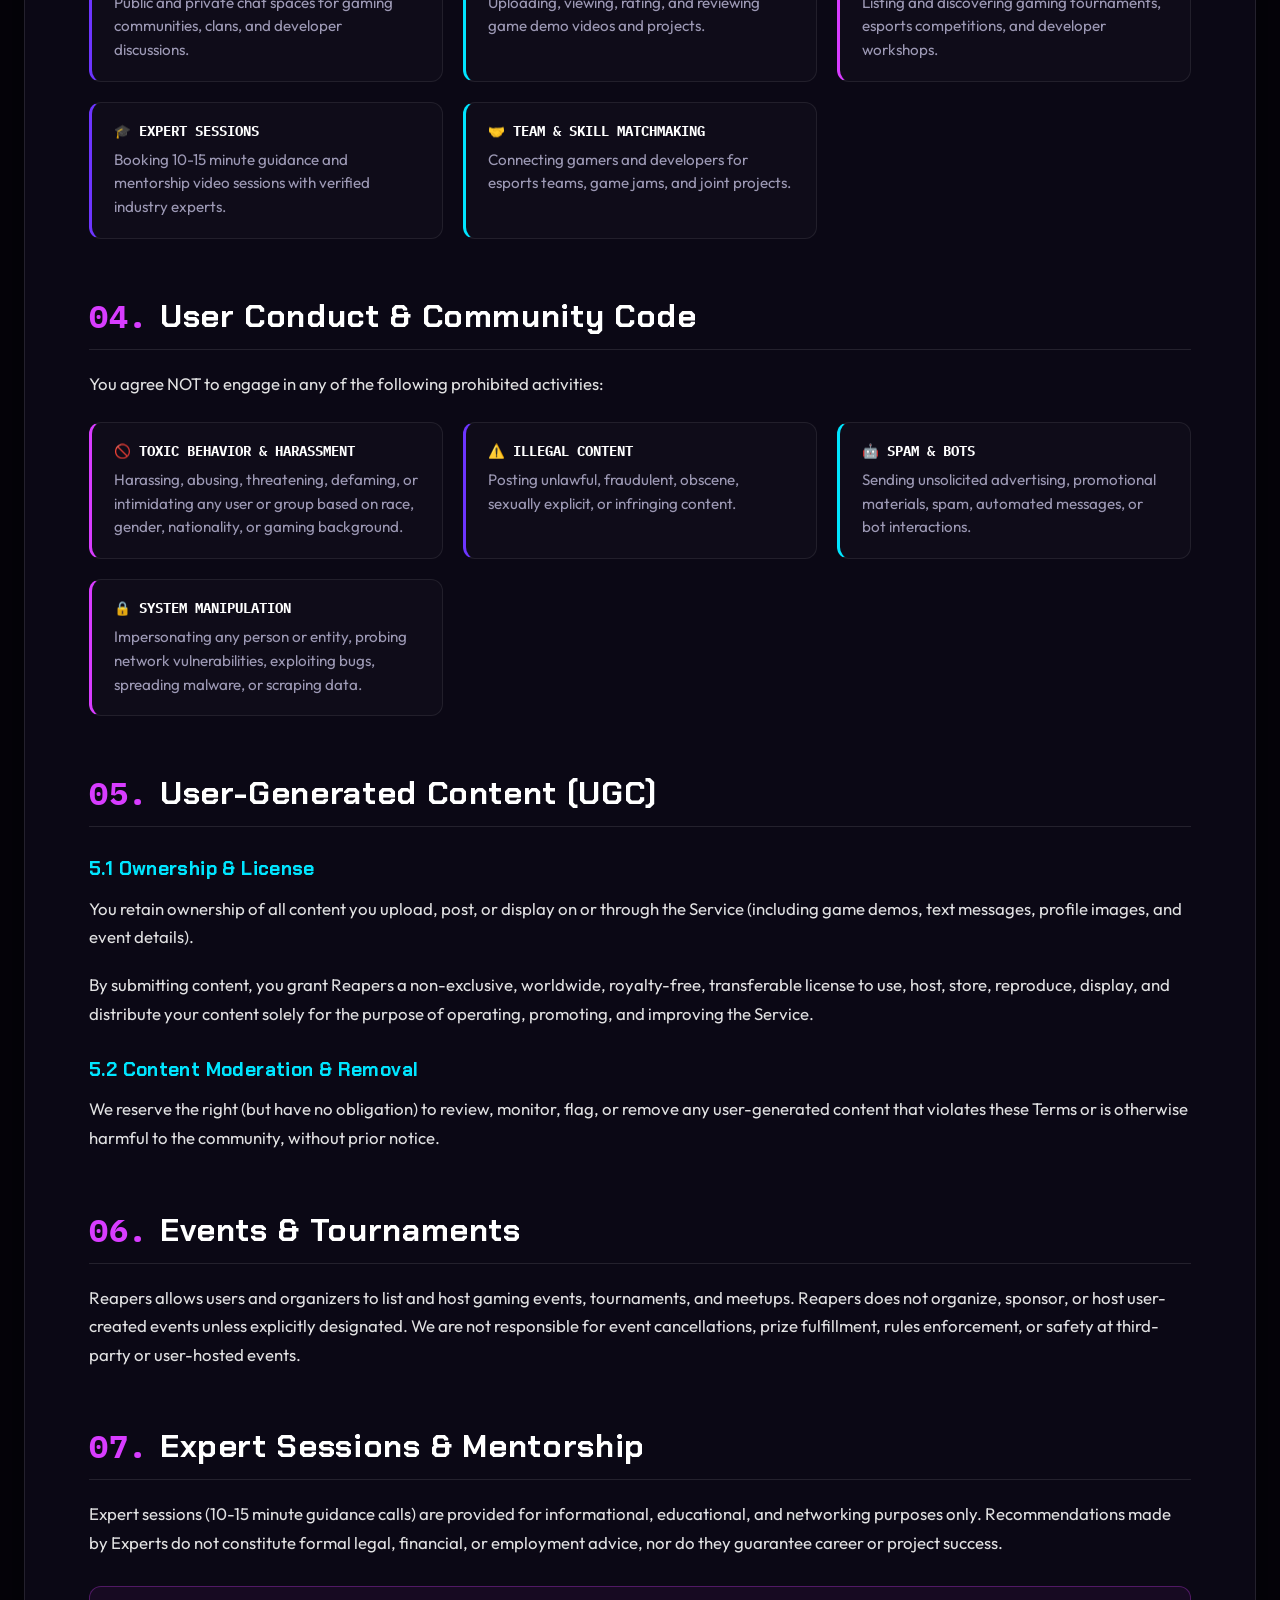
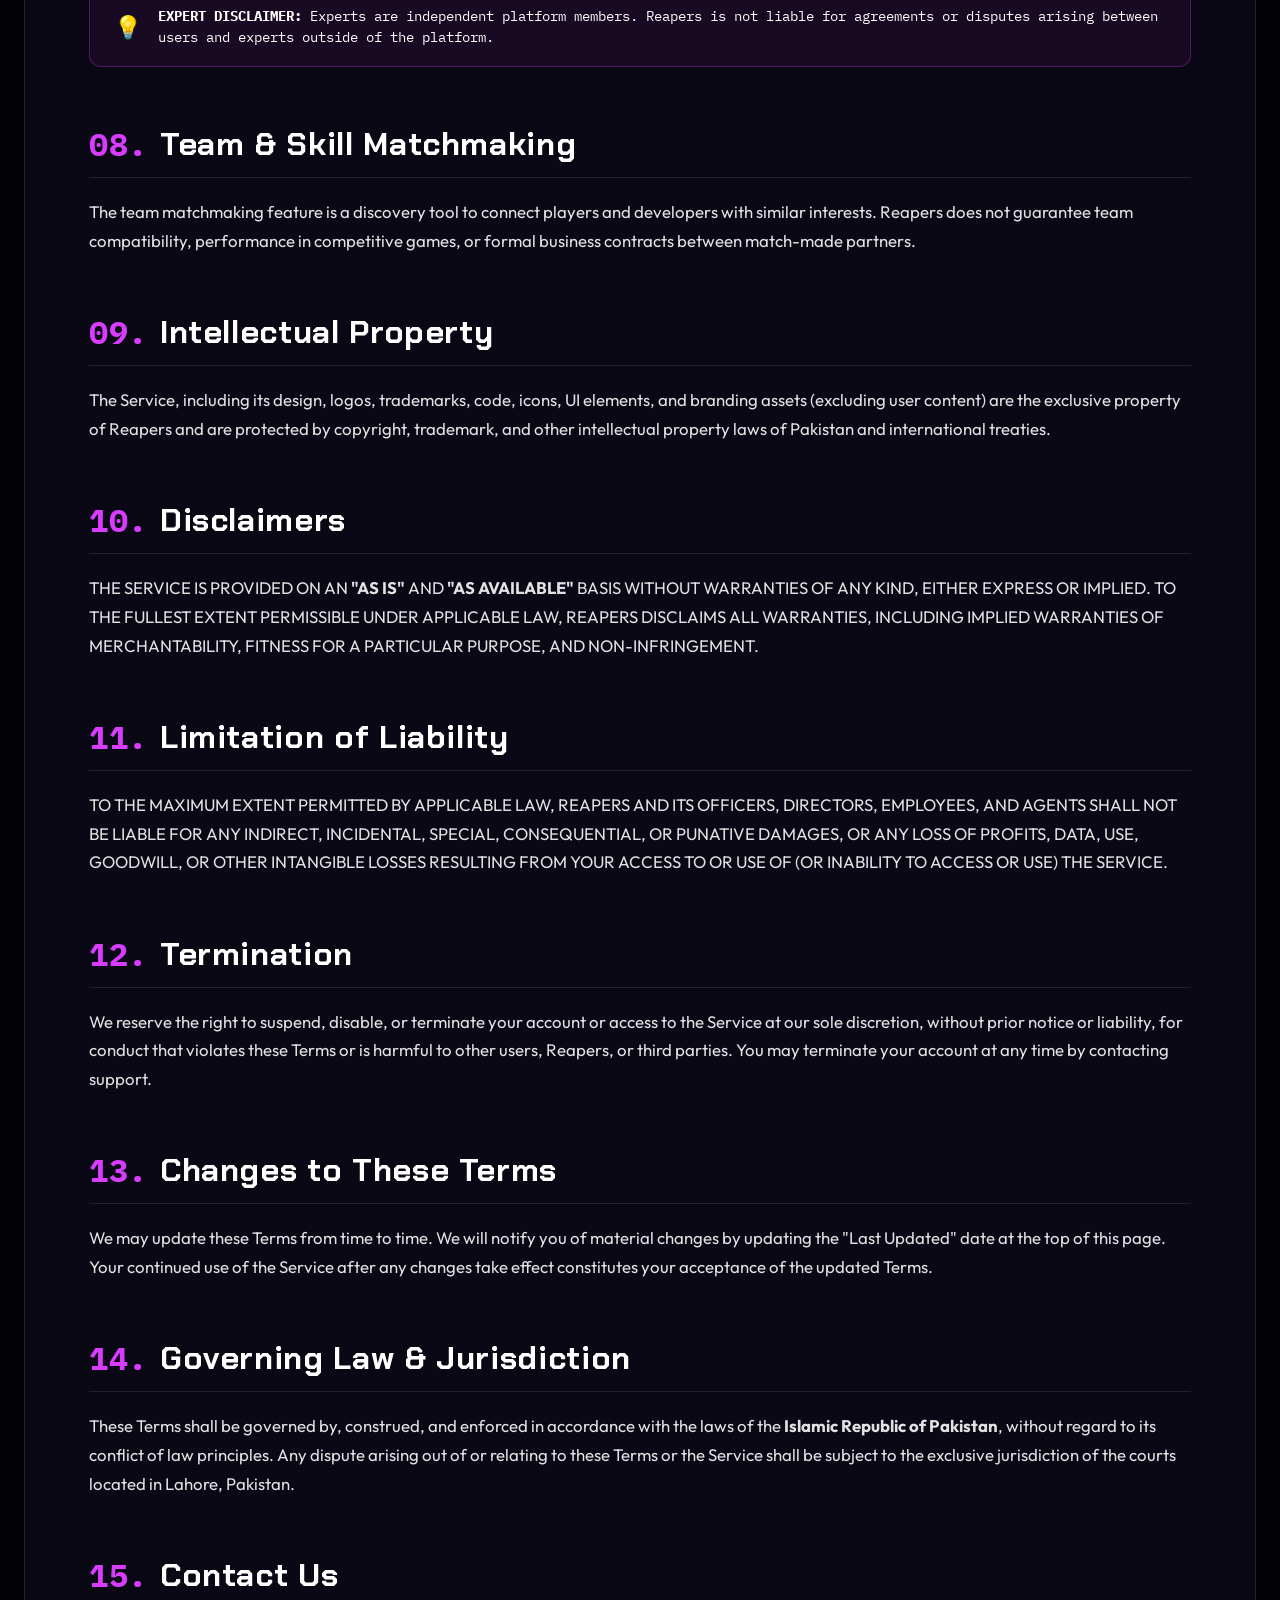
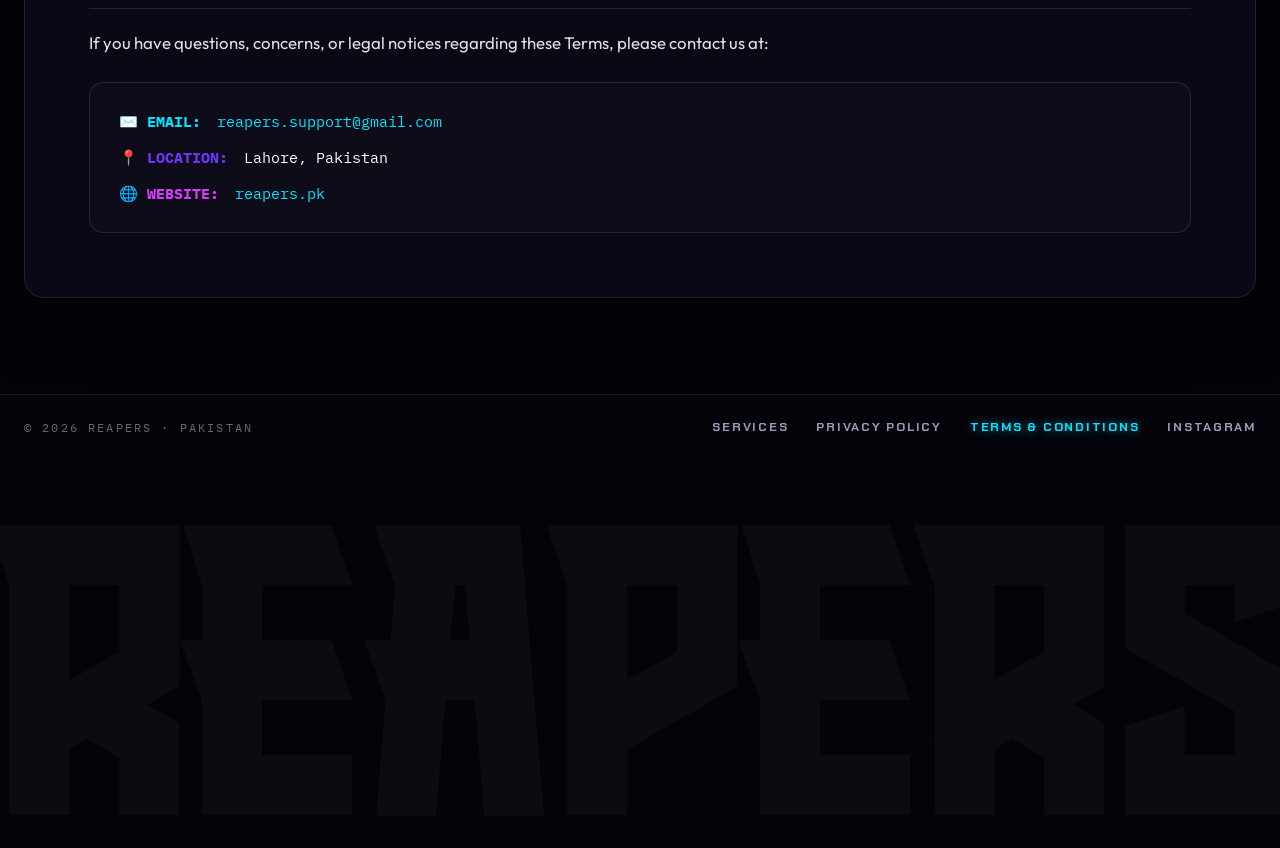
<file: terms.html>
<!DOCTYPE html>
<html lang="en" data-theme="dark">
<head>
  <meta charset="utf-8">
  <meta name="viewport" content="width=device-width, initial-scale=1.0, viewport-fit=cover">
  <title>Terms &amp; Conditions · Reapers Gaming Arena</title>
  <meta name="description" content="Reapers Terms &amp; Conditions — Rules, guidelines, and legal terms governing your use of Pakistan's premier gaming and developer platform.">
  <link rel="icon" href="public/reapers-logo.webp">

  <!-- Google Fonts -->
  <link rel="preconnect" href="https://fonts.googleapis.com">
  <link rel="preconnect" href="https://fonts.gstatic.com" crossorigin>
  <link href="https://fonts.googleapis.com/css2?family=Chakra+Petch:wght@500;600;700;800;900&family=Outfit:wght@400;500;600;700;800&family=IBM+Plex+Mono:wght@400;500;600&display=swap" rel="stylesheet">

  <style>
    /* Knight Warrior Font Import */
    @font-face {
      font-family: 'Knight Warrior';
      src: local('Knight Warrior'), local('KNIGHT WARRIOR'),
           url('public/fonts/KnightWarrior.woff') format('woff'),
           url('https://fonts.cdnfonts.com/s/105453/KnightWarrior-w16n8.woff') format('woff');
      font-weight: 100 900;
      font-style: normal;
      font-display: swap;
    }

    :root {
      --bg-dark: #05030A;
      --bg-card: rgba(14, 11, 26, 0.75);
      --font-hero: "Knight Warrior", "KNIGHT WARRIOR", system-ui, sans-serif;
      --font-display: "Chakra Petch", system-ui, -apple-system, sans-serif;
      --font-body: "Outfit", system-ui, -apple-system, sans-serif;
      --font-mono: "IBM Plex Mono", monospace;

      --reapers-gradient: linear-gradient(95.18deg, #00E5FF 0.16%, #6D35FF 36.28%, #D83CFF 72.41%);
      --cyan-neon: #00E5FF;
      --purple-neon: #6D35FF;
      --magenta-neon: #D83CFF;

      --chamfer-lg: 18px;
    }

    * {
      box-sizing: border-box;
      margin: 0;
      padding: 0;
    }

    body {
      background-color: var(--bg-dark);
      color: #FFFFFF;
      font-family: var(--font-body);
      overflow-x: hidden;
      min-height: 100vh;
      -webkit-font-smoothing: antialiased;
    }

    /* Floating Header - Exact Figma Specs */
    .header-wrapper {
      position: relative;
      z-index: 10;
      width: 100%;
      max-width: 1280px;
      margin: 39px auto 0;
      padding: 0 1.5rem;
    }

    .navbar {
      position: relative;
      display: flex;
      align-items: center;
      justify-content: space-between;
      height: 92px;
      padding: 0 2.25rem;
      background: #080D1A66;
      border: 1px solid #FFFFFF1A;
      backdrop-filter: blur(24px);
      -webkit-backdrop-filter: blur(24px);
      clip-path: polygon(22px 0, 100% 0, 100% calc(100% - 22px), calc(100% - 22px) 100%, 0 100%, 0 22px);
      filter: drop-shadow(0 15px 35px rgba(0, 0, 0, 0.7));
    }

    .nav-links {
      display: flex;
      align-items: center;
      gap: 2.25rem;
      list-style: none;
    }

    .nav-link a {
      font-family: var(--font-display);
      font-weight: 700;
      font-size: 0.85rem;
      letter-spacing: 0.18em;
      color: #9D99B5;
      text-decoration: none;
      text-transform: uppercase;
      transition: all 0.25s ease;
    }

    .nav-link a:hover, .nav-link.active a {
      color: #FFFFFF;
      text-shadow: 0 0 12px rgba(0, 229, 255, 0.6);
    }

    .nav-brand {
      display: flex;
      flex-direction: column;
      align-items: center;
      text-decoration: none;
    }

    .brand-logo-img {
      height: 72px;
      width: auto;
      object-fit: contain;
      filter: drop-shadow(0 0 14px rgba(0, 229, 255, 0.4));
      transition: transform 0.3s ease;
    }

    .nav-brand:hover .brand-logo-img { transform: scale(1.08); }

    .nav-actions {
      display: flex;
      align-items: center;
      gap: 0.75rem;
    }

    .icon-btn {
      width: 40px;
      height: 40px;
      display: flex;
      align-items: center;
      justify-content: center;
      background: rgba(255, 255, 255, 0.04);
      border: 1px solid rgba(255, 255, 255, 0.12);
      border-radius: 8px;
      color: #C0BDD5;
      cursor: pointer;
      transition: all 0.2s ease;
    }

    .icon-btn:hover {
      background: rgba(255, 255, 255, 0.1);
      color: #FFFFFF;
      border-color: rgba(0, 229, 255, 0.4);
    }

    .icon-btn svg { width: 18px; height: 18px; fill: currentColor; }

    .btn-download {
      display: inline-flex;
      align-items: center;
      gap: 0.6rem;
      padding: 0.65rem 1.4rem;
      background: linear-gradient(96.05deg, #00E5FF -4.98%, #6D35FF 46.36%, #D83CFF 97.69%);
      border: 1px solid;
      border-image-source: linear-gradient(93.12deg, #117383 1.5%, #46096C 98.5%);
      border-image-slice: 1;
      color: #FFFFFF;
      font-family: var(--font-display);
      font-weight: 800;
      font-size: 0.82rem;
      letter-spacing: 0.16em;
      text-transform: uppercase;
      text-decoration: none;
      cursor: pointer;
      box-shadow: 0 4px 20px rgba(109, 53, 255, 0.4);
      transition: all 0.25s ease;
      clip-path: polygon(10px 0, 100% 0, 100% calc(100% - 10px), calc(100% - 10px) 100%, 0 100%, 0 10px);
    }

    .btn-download:hover {
      transform: translateY(-2px);
      filter: brightness(1.1);
    }

    /* Legal Hero Section */
    .legal-hero {
      position: relative;
      max-width: 1280px;
      margin: 4rem auto 2rem;
      padding: 0 1.5rem;
      text-align: center;
      z-index: 2;
      overflow: hidden;
      width: 100%;
    }

    .chat-glow-orb {
      position: absolute;
      top: 10%;
      left: 50%;
      transform: translateX(-50%);
      width: 600px;
      height: 600px;
      background: radial-gradient(circle, rgba(216, 60, 255, 0.12) 0%, rgba(108, 43, 255, 0) 70%);
      pointer-events: none;
      z-index: 1;
      animation: floatOrb 12s ease-in-out infinite alternate;
    }

    @keyframes floatOrb {
      0% { transform: translate(-50%, 0) scale(1); }
      50% { transform: translate(-55%, -30px) scale(1.08); }
      100% { transform: translate(-50%, 0) scale(1); }
    }

    @keyframes gradientShift {
      0% { background-position: 0% 50%; }
      50% { background-position: 100% 50%; }
      100% { background-position: 0% 50%; }
    }

    .entry-kicker {
      display: inline-flex;
      align-items: center;
      gap: 0.6rem;
      font-family: var(--font-mono);
      font-size: 0.78rem;
      font-weight: 700;
      letter-spacing: 0.22em;
      color: #9D99B5;
      text-transform: uppercase;
      margin-bottom: 1rem;
    }

    .dot-cyan { color: var(--cyan-neon); }
    .dot-purple { color: var(--purple-neon); }
    .dot-magenta { color: var(--magenta-neon); }

    /* Global Ultra-Bold Headings */
    h1, h2, h3, h4, h5, h6,
    .legal-title, .legal-card-title, .card-title {
      font-weight: 800 !important;
      letter-spacing: 0.02em;
    }

    .legal-title {
      font-family: var(--font-hero);
      font-weight: 800;
      font-size: clamp(3rem, 6vw, 76px);
      line-height: 1.05;
      letter-spacing: 0px;
      text-transform: uppercase;
      background: var(--reapers-gradient);
      background-size: 200% 200%;
      -webkit-background-clip: text;
      -webkit-text-fill-color: transparent;
      animation: gradientShift 5s ease infinite;
    }

    .legal-subtitle {
      max-width: 680px;
      margin: 1rem auto 0;
      font-family: var(--font-body);
      font-size: 1.05rem;
      line-height: 1.6;
      color: #9D99B5;
    }

    .legal-meta-card {
      display: flex;
      flex-wrap: wrap;
      justify-content: center;
      gap: 2rem;
      margin-top: 2rem;
      padding: 1rem 2rem;
      background: var(--bg-card);
      border: 1px solid rgba(255, 255, 255, 0.1);
      border-radius: 12px;
      font-family: var(--font-mono);
      font-size: 0.75rem;
      letter-spacing: 0.15em;
      color: #6C6685;
      text-transform: uppercase;
    }

    .legal-meta-item span {
      color: var(--magenta-neon);
      font-weight: 700;
    }

        /* Clean Cyberpunk TOC & Filter Pills Navigation */
    .toc-bar, .hiring-filters {
      display: flex;
      flex-wrap: wrap;
      justify-content: center;
      align-items: center;
      gap: 0.65rem 0.8rem;
      max-width: 1100px;
      margin: 2rem auto 0;
      padding: 0 1rem;
    }

    .toc-pill, .filter-pill {
      font-family: var(--font-mono);
      font-size: 0.76rem;
      font-weight: 700;
      letter-spacing: 0.12em;
      text-transform: uppercase;
      padding: 0.55rem 1.1rem;
      border-radius: 8px;
      background: rgba(255, 255, 255, 0.04);
      border: 1px solid rgba(255, 255, 255, 0.12);
      color: #9D99B5;
      white-space: nowrap;
      text-decoration: none;
      transition: all 0.25s ease;
      display: inline-flex;
      align-items: center;
      gap: 0.4rem;
      flex-shrink: 0;
    }

    .toc-pill:hover, .filter-pill:hover {
      background: rgba(0, 229, 255, 0.1);
      border-color: var(--cyan-neon);
      color: var(--cyan-neon);
      box-shadow: 0 0 16px rgba(0, 229, 255, 0.3);
      transform: translateY(-2px);
    }

    .filter-pill.active {
      background: rgba(0, 229, 255, 0.12);
      border-color: var(--cyan-neon);
      color: var(--cyan-neon);
      box-shadow: 0 0 16px rgba(0, 229, 255, 0.3);
    }

    .toc-pill {
      font-family: var(--font-mono);
      font-size: 0.76rem;
      font-weight: 700;
      letter-spacing: 0.12em;
      text-transform: uppercase;
      padding: 0.55rem 1.1rem;
      border-radius: 8px;
      background: rgba(255, 255, 255, 0.04);
      border: 1px solid rgba(255, 255, 255, 0.12);
      color: #9D99B5;
      white-space: nowrap;
      text-decoration: none;
      transition: all 0.25s ease;
      display: inline-flex;
      align-items: center;
      gap: 0.4rem;
      flex-shrink: 0;
    }

    .toc-pill:hover {
      background: rgba(0, 229, 255, 0.1);
      border-color: var(--cyan-neon);
      color: var(--cyan-neon);
      box-shadow: 0 0 16px rgba(0, 229, 255, 0.3);
      transform: translateY(-2px);
    }


    /* Main Legal Content Card */
    .legal-content-container {
      position: relative;
      z-index: 2;
      max-width: 1280px;
      margin: 2rem auto 6rem;
      padding: 0 1.5rem;
    }

    .legal-card {
      background: var(--bg-card);
      backdrop-filter: blur(20px);
      -webkit-backdrop-filter: blur(20px);
      border: 1px solid rgba(255, 255, 255, 0.1);
      border-radius: 20px;
      padding: clamp(2rem, 5vw, 4rem);
      box-shadow: 0 20px 60px rgba(0, 0, 0, 0.6);
    }

    .legal-p {
      color: rgba(255, 255, 255, 0.88);
      font-size: 1.05rem;
      line-height: 1.7;
      margin-bottom: 1.2rem;
    }

    .legal-section {
      margin-bottom: 3.5rem;
      scroll-margin-top: 100px;
    }

    .legal-heading {
      font-family: var(--font-display);
      font-size: clamp(1.4rem, 3vw, 2rem);
      font-weight: 700;
      color: #FFFFFF;
      margin-bottom: 1.25rem;
      display: flex;
      align-items: center;
      gap: 0.75rem;
      border-bottom: 1px solid rgba(255, 255, 255, 0.1);
      padding-bottom: 0.75rem;
    }

    .legal-num {
      font-family: var(--font-mono);
      color: var(--magenta-neon);
    }

    .legal-subheading {
      font-family: var(--font-display);
      font-size: 1.2rem;
      font-weight: 700;
      color: var(--cyan-neon);
      margin-top: 1.8rem;
      margin-bottom: 0.85rem;
    }

    /* Callout Item Grid */
    .item-grid {
      display: grid;
      grid-template-columns: repeat(auto-fit, minmax(280px, 1fr));
      gap: 1.25rem;
      margin: 1.5rem 0;
    }

    .item-card {
      background: rgba(255, 255, 255, 0.02);
      border: 1px solid rgba(255, 255, 255, 0.08);
      border-left: 3px solid var(--purple-neon);
      border-radius: 12px;
      padding: 1.2rem 1.4rem;
      transition: all 0.3s ease;
    }

    .item-card:hover {
      background: rgba(255, 255, 255, 0.05);
      border-color: rgba(216, 60, 255, 0.3);
      transform: translateY(-2px);
    }

    .item-card--cyan { border-left-color: var(--cyan-neon); }
    .item-card--magenta { border-left-color: var(--magenta-neon); }

    .item-card-title {
      font-family: var(--font-mono);
      font-size: 0.85rem;
      font-weight: 700;
      color: #FFFFFF;
      text-transform: uppercase;
      margin-bottom: 0.5rem;
    }

    .item-card-desc {
      font-size: 0.95rem;
      line-height: 1.55;
      color: #9D99B5;
    }

    /* Alert Banner */
    .legal-alert {
      background: rgba(216, 60, 255, 0.06);
      border: 1px solid rgba(216, 60, 255, 0.3);
      border-radius: 12px;
      padding: 1.2rem 1.5rem;
      margin: 1.8rem 0;
      display: flex;
      align-items: center;
      gap: 1rem;
    }

    .legal-alert-icon { font-size: 1.4rem; }
    .legal-alert-text {
      font-family: var(--font-mono);
      font-size: 0.85rem;
      color: #FFFFFF;
      line-height: 1.5;
    }

    /* Contact Card */
    .contact-card {
      background: rgba(255, 255, 255, 0.02);
      border: 1px solid rgba(255, 255, 255, 0.1);
      border-radius: 14px;
      padding: 1.8rem;
      margin-top: 1.5rem;
      display: flex;
      flex-direction: column;
      gap: 1rem;
      font-family: var(--font-mono);
    }

    .contact-row {
      display: flex;
      align-items: center;
      gap: 1rem;
      font-size: 0.95rem;
    }

    .contact-row a {
      color: var(--cyan-neon);
      text-decoration: none;
      transition: color 0.2s ease;
    }

    .contact-row a:hover {
      color: #FFFFFF;
      text-shadow: 0 0 10px rgba(0, 229, 255, 0.6);
    }

    /* Footer & Watermark */
    .site-footer-bar {
      max-width: 1280px;
      margin: 4rem auto 0;
      padding: 1.5rem 1.5rem;
      border-top: 1px solid rgba(255, 255, 255, 0.08);
      display: flex;
      align-items: center;
      justify-content: space-between;
      gap: 1.5rem;
      flex-wrap: wrap;
      font-family: var(--font-mono);
      font-size: 0.75rem;
      letter-spacing: 0.18em;
      color: rgba(255, 255, 255, 0.4);
      text-transform: uppercase;
    }

    .footer-nav-links {
      display: flex;
      align-items: center;
      gap: 1.75rem;
      list-style: none;
    }

    .footer-link {
      font-family: var(--font-display);
      font-weight: 700;
      font-size: 0.78rem;
      letter-spacing: 0.14em;
      color: #9D99B5;
      text-decoration: none;
      text-transform: uppercase;
      transition: all 0.25s ease;
    }

    .footer-link:hover,
    .footer-link.active {
      color: #00E5FF;
      text-shadow: 0 0 10px rgba(0, 229, 255, 0.6);
    }

    .footer-watermark-wrap {
      width: 100%;
      overflow: hidden;
      display: flex;
      justify-content: center;
      user-select: none;
      pointer-events: none;
      padding-top: 2rem;
      margin-bottom: -1rem;
    }

    .footer-watermark-text {
      font-family: var(--font-hero);
      font-weight: 400;
      font-size: clamp(4rem, 31.26vw, 450.14px);
      line-height: 0.893;
      letter-spacing: 0;
      color: rgba(255, 255, 255, 0.03);
      text-align: center;
      text-transform: uppercase;
      white-space: nowrap;
    }

    /* Liquid Ripple / Bubble Hover Class for All Buttons */
    .btn-bubble {
      position: relative !important;
      overflow: hidden !important;
      z-index: 1;
    }

    .btn-bubble::after {
      content: '';
      position: absolute;
      top: 50%;
      left: 50%;
      width: 0;
      height: 0;
      background: radial-gradient(circle, rgba(0, 229, 255, 0.45) 0%, rgba(216, 60, 255, 0.25) 50%, transparent 80%);
      border-radius: 50%;
      transform: translate(-50%, -50%);
      transition: width 0.5s ease-out, height 0.5s ease-out, opacity 0.5s ease-out;
      opacity: 0;
      pointer-events: none;
      z-index: -1;
    }

    .btn-bubble:hover::after {
      width: 380px;
      height: 380px;
      opacity: 1;
    }

    /* Scroll Reveal Animations */
    .reveal-on-scroll {
      opacity: 0;
      transform: translateY(35px);
      transition: opacity 0.8s cubic-bezier(0.16, 1, 0.3, 1), transform 0.8s cubic-bezier(0.16, 1, 0.3, 1);
    }

    .reveal-on-scroll.is-visible {
      opacity: 1;
      transform: translateY(0);
    }

    html, body {
      overflow-x: hidden !important;
      max-width: 100% !important;
      width: 100% !important;
      position: relative;
    }

    /* Tablet & Desktop Medium Screens (max-width: 1024px) */
    @media (max-width: 1024px) {
      .header-wrapper {
        margin: 24px auto 0 !important;
        padding: 0 1.25rem !important;
        max-width: 100% !important;
      }
      .navbar {
        padding: 0 1.25rem !important;
      }
      .nav-links {
        gap: 1.25rem !important;
      }
      .nav-link a {
        font-size: 0.78rem !important;
      }
      .legal-hero {
        margin: 3rem auto 1.5rem !important;
        padding: 0 1.25rem !important;
      }
      .legal-content-container {
        margin: 1.5rem auto 4rem !important;
        padding: 0 1.25rem !important;
      }
      .item-grid {
        grid-template-columns: repeat(auto-fit, minmax(240px, 1fr)) !important;
        gap: 1.25rem !important;
      }
    }

    /* Mobile Landscape & Mobile Screens (max-width: 768px) */
    @media (max-width: 768px) {
      .header-wrapper {
        margin: 12px auto 0 !important;
        padding: 0 0.75rem !important;
        width: 100% !important;
        max-width: 100% !important;
      }
      .navbar {
        height: 68px !important;
        padding: 0 0.75rem !important;
        clip-path: polygon(14px 0, 100% 0, 100% calc(100% - 14px), calc(100% - 14px) 100%, 0 100%, 0 14px) !important;
      }
      .nav-links { display: none !important; }
      .brand-logo-img { height: 54px !important; }
      .nav-actions { gap: 0.4rem !important; }
      .icon-btn { width: 36px !important; height: 36px !important; }
      .icon-btn svg { width: 16px !important; height: 16px !important; }
      .btn-download {
        padding: 0.5rem 0.8rem !important;
        font-size: 0.72rem !important;
        gap: 0.35rem !important;
      }
      .btn-download span { display: none !important; }

      .legal-hero {
        padding: 2.5rem 0.85rem 1.5rem !important;
        margin: 1rem auto 1rem !important;
        text-align: center !important;
        width: 100% !important;
        max-width: 100% !important;
      }
      .entry-kicker {
        font-size: 0.68rem !important;
        letter-spacing: 0.14em !important;
        flex-wrap: wrap !important;
        justify-content: center !important;
      }
      .legal-title {
        font-size: clamp(2rem, 7.5vw, 3.2rem) !important;
        line-height: 1.1 !important;
        overflow-wrap: break-word !important;
        word-wrap: break-word !important;
      }
      .legal-subtitle {
        font-size: 0.92rem !important;
        line-height: 1.5 !important;
      }
      .legal-meta-card {
        flex-direction: column !important;
        gap: 0.65rem !important;
        padding: 0.75rem 1rem !important;
        text-align: center !important;
        margin-top: 1.25rem !important;
      }
      .toc-bar {
        padding: 0 0.25rem !important;
        gap: 0.4rem !important;
        margin-top: 1.25rem !important;
      }
      .toc-pill {
        padding: 0.45rem 0.75rem !important;
        font-size: 0.68rem !important;
      }
      .legal-content-container {
        padding: 0 0.75rem !important;
        margin: 1.25rem auto 3rem !important;
        width: 100% !important;
        max-width: 100% !important;
      }
      .legal-card {
        padding: 1.4rem 1.1rem !important;
        border-radius: 14px !important;
      }
      .item-grid {
        grid-template-columns: 1fr !important;
        gap: 1rem !important;
      }
      .legal-alert {
        flex-direction: column !important;
        text-align: center !important;
      }
      .site-footer-bar { flex-direction: column !important; gap: 1.25rem !important; text-align: center !important; margin-top: 2.5rem !important; }
      .footer-nav-links { flex-wrap: wrap !important; justify-content: center !important; gap: 0.85rem 1.25rem !important; }
    }

    /* Small Phone Screens (max-width: 480px) */
    @media (max-width: 480px) {
      .legal-hero { padding: 2rem 0.5rem 1rem !important; }
      .legal-content-container { padding: 0 0.5rem !important; }
      .legal-card { padding: 1.25rem 0.85rem !important; }
      .btn-download span { display: none !important; }
    }
  </style>
<link rel="stylesheet" href="responsive-fix.css">
</head>
<body>

  <!-- Floating Glass Navbar -->
  <div class="header-wrapper">
    <header class="navbar">
      <ul class="nav-links">
        <li class="nav-link"><a href="index.html#arena">ARENA</a></li>
        <li class="nav-link"><a href="index.html#community">COMMUNITY</a></li>
        <li class="nav-link"><a href="index.html#showcase-demos">SHOWCASE</a></li>
      </ul>
      <a href="index.html" class="nav-brand" title="Reapers Homepage">
        <img src="public/Reapers.png" alt="Reapers Logo" class="brand-logo-img">
      </a>
      <div class="nav-actions">
        <button class="icon-btn btn-bubble" id="soundBtn" title="Toggle Sound">
          <svg viewBox="0 0 24 24"><path d="M3 9v6h4l5 5V4L7 9H3zm13.5 3c0-1.77-1.02-3.29-2.5-4.03v8.05c1.48-.73 2.5-2.25 2.5-4.02zM14 3.23v2.06c2.89.86 5 3.54 5 6.71s-2.11 5.85-5 6.71v2.06c4.01-.91 7-4.49 7-8.77s-2.99-7.86-7-8.77z"/></svg>
        </button>
        <a href="index.html#download" class="btn-download btn-bubble">
          <svg viewBox="0 0 24 24" width="16" height="16" fill="currentColor"><path d="M19 9h-4V3H9v6H5l7 7 7-7zM5 18v2h14v-2H5z"/></svg>
          <span>DOWNLOAD APP</span>
        </a>
      </div>
    </header>
  </div>

  <main>
    <div class="chat-glow-orb"></div>

    <!-- Legal Hero Section -->
    <section class="legal-hero reveal-on-scroll">
      <div class="entry-kicker">
        <span class="kicker-dot-wrap">
          <span class="dot-cyan">●</span>
          <span class="dot-purple">●</span>
        </span>
        <span>// TERMS OF SERVICE &amp; COMMUNITY AGREEMENT</span>
      </div>

      <h1 class="legal-title">TERMS &amp; CONDITIONS<span class="dot-magenta">.</span></h1>
      <p class="legal-subtitle">
        Welcome to Reapers. Please read these Terms and Conditions carefully before using our platform, mobile application, and community services.
      </p>

      <div class="legal-meta-card">
        <div class="legal-meta-item">EFFECTIVE DATE: <span>SEPTEMBER 2026</span></div>
        <div class="legal-meta-item">LAST UPDATED: <span>SEPTEMBER 2026</span></div>
        <div class="legal-meta-item">JURISDICTION: <span>PAKISTAN</span></div>
      </div>

      <!-- Quick TOC Navigation Pills -->
      <div class="toc-bar">
        <a href="#sec1" class="toc-pill btn-bubble">01. Eligibility</a>
        <a href="#sec2" class="toc-pill btn-bubble">02. Registration</a>
        <a href="#sec3" class="toc-pill btn-bubble">03. Description</a>
        <a href="#sec4" class="toc-pill btn-bubble">04. User Conduct</a>
        <a href="#sec5" class="toc-pill btn-bubble">05. UGC License</a>
        <a href="#sec6" class="toc-pill btn-bubble">06. Events</a>
        <a href="#sec7" class="toc-pill btn-bubble">07. Experts</a>
        <a href="#sec8" class="toc-pill btn-bubble">08. Matchmaking</a>
        <a href="#sec9" class="toc-pill btn-bubble">09. IP Rights</a>
        <a href="#sec10" class="toc-pill btn-bubble">10. Disclaimers</a>
        <a href="#sec11" class="toc-pill btn-bubble">11. Liability</a>
        <a href="#sec12" class="toc-pill btn-bubble">12. Termination</a>
        <a href="#sec13" class="toc-pill btn-bubble">13. Changes</a>
        <a href="#sec14" class="toc-pill btn-bubble">14. Law</a>
        <a href="#sec15" class="toc-pill btn-bubble">15. Contact Us</a>
      </div>
    </section>

    <!-- Main Legal Document Container -->
    <div class="legal-content-container reveal-on-scroll">
      <div class="legal-card">
        
        <p class="legal-p" style="font-size: 1.1rem; font-weight: 500; color: #FFFFFF;">
          These Terms and Conditions (<strong>"Terms"</strong>) govern your access to and use of the website <strong>reapers.pk</strong> and the Reapers mobile application (collectively, the <strong>"Service"</strong>), operated by Reapers (<strong>"Reapers," "we," "us," or "our"</strong>).
        </p>
        <p class="legal-p">
          By downloading, accessing, or using the Service, you agree to be bound by these Terms. If you do not agree to these Terms, you may not access or use the Service.
        </p>

        <!-- SECTION 1 -->
        <section class="legal-section" id="sec1">
          <h2 class="legal-heading"><span class="legal-num">01.</span> Eligibility</h2>
          <p class="legal-p">
            You must be at least 13 years of age (or the minimum age required in your country to consent to data processing) to use the Service. If you are under 18 (or the legal age of majority in your jurisdiction), you represent that you have reviewed these Terms with your parent or legal guardian and that they agree to these Terms on your behalf.
          </p>
        </section>

        <!-- SECTION 2 -->
        <section class="legal-section" id="sec2">
          <h2 class="legal-heading"><span class="legal-num">02.</span> Account Registration &amp; Security</h2>
          <p class="legal-p">
            To access most features of the Service, you must create an account. You agree to:
          </p>
          <ul style="color: #9D99B5; font-size: 1.05rem; line-height: 1.8; margin-bottom: 1.2rem; padding-left: 1.5rem;">
            <li>Provide accurate, current, and complete information during registration.</li>
            <li>Maintain and promptly update your account information.</li>
            <li>Maintain the confidentiality of your login credentials.</li>
            <li>Accept full responsibility for all activities that occur under your account.</li>
            <li>Notify us immediately at <a href="mailto:reapers.support@gmail.com" style="color: var(--cyan-neon);">reapers.support@gmail.com</a> of any unauthorized use or security breach.</li>
          </ul>
        </section>

        <!-- SECTION 3 -->
        <section class="legal-section" id="sec3">
          <h2 class="legal-heading"><span class="legal-num">03.</span> Description of Service</h2>
          <p class="legal-p">Reapers provides a platform for gamers and game developers, including but not limited to:</p>

          <div class="item-grid">
            <div class="item-card">
              <div class="item-card-title">💬 Chatrooms &amp; Communities</div>
              <p class="item-card-desc">Public and private chat spaces for gaming communities, clans, and developer discussions.</p>
            </div>
            <div class="item-card item-card--cyan">
              <div class="item-card-title">🎮 Game Demos &amp; Reviews</div>
              <p class="item-card-desc">Uploading, viewing, rating, and reviewing game demo videos and projects.</p>
            </div>
            <div class="item-card item-card--magenta">
              <div class="item-card-title">📅 Events Discovery</div>
              <p class="item-card-desc">Listing and discovering gaming tournaments, esports competitions, and developer workshops.</p>
            </div>
            <div class="item-card">
              <div class="item-card-title">🎓 Expert Sessions</div>
              <p class="item-card-desc">Booking 10-15 minute guidance and mentorship video sessions with verified industry experts.</p>
            </div>
            <div class="item-card item-card--cyan">
              <div class="item-card-title">🤝 Team &amp; Skill Matchmaking</div>
              <p class="item-card-desc">Connecting gamers and developers for esports teams, game jams, and joint projects.</p>
            </div>
          </div>
        </section>

        <!-- SECTION 4 -->
        <section class="legal-section" id="sec4">
          <h2 class="legal-heading"><span class="legal-num">04.</span> User Conduct &amp; Community Code</h2>
          <p class="legal-p">You agree NOT to engage in any of the following prohibited activities:</p>

          <div class="item-grid">
            <div class="item-card item-card--magenta">
              <div class="item-card-title">🚫 Toxic Behavior &amp; Harassment</div>
              <p class="item-card-desc">Harassing, abusing, threatening, defaming, or intimidating any user or group based on race, gender, nationality, or gaming background.</p>
            </div>
            <div class="item-card">
              <div class="item-card-title">⚠️ Illegal Content</div>
              <p class="item-card-desc">Posting unlawful, fraudulent, obscene, sexually explicit, or infringing content.</p>
            </div>
            <div class="item-card item-card--cyan">
              <div class="item-card-title">🤖 Spam &amp; Bots</div>
              <p class="item-card-desc">Sending unsolicited advertising, promotional materials, spam, automated messages, or bot interactions.</p>
            </div>
            <div class="item-card item-card--magenta">
              <div class="item-card-title">🔒 System Manipulation</div>
              <p class="item-card-desc">Impersonating any person or entity, probing network vulnerabilities, exploiting bugs, spreading malware, or scraping data.</p>
            </div>
          </div>
        </section>

        <!-- SECTION 5 -->
        <section class="legal-section" id="sec5">
          <h2 class="legal-heading"><span class="legal-num">05.</span> User-Generated Content (UGC)</h2>
          
          <h3 class="legal-subheading">5.1 Ownership &amp; License</h3>
          <p class="legal-p">
            You retain ownership of all content you upload, post, or display on or through the Service (including game demos, text messages, profile images, and event details).
          </p>
          <p class="legal-p">
            By submitting content, you grant Reapers a non-exclusive, worldwide, royalty-free, transferable license to use, host, store, reproduce, display, and distribute your content solely for the purpose of operating, promoting, and improving the Service.
          </p>

          <h3 class="legal-subheading">5.2 Content Moderation &amp; Removal</h3>
          <p class="legal-p">
            We reserve the right (but have no obligation) to review, monitor, flag, or remove any user-generated content that violates these Terms or is otherwise harmful to the community, without prior notice.
          </p>
        </section>

        <!-- SECTION 6 -->
        <section class="legal-section" id="sec6">
          <h2 class="legal-heading"><span class="legal-num">06.</span> Events &amp; Tournaments</h2>
          <p class="legal-p">
            Reapers allows users and organizers to list and host gaming events, tournaments, and meetups. Reapers does not organize, sponsor, or host user-created events unless explicitly designated. We are not responsible for event cancellations, prize fulfillment, rules enforcement, or safety at third-party or user-hosted events.
          </p>
        </section>

        <!-- SECTION 7 -->
        <section class="legal-section" id="sec7">
          <h2 class="legal-heading"><span class="legal-num">07.</span> Expert Sessions &amp; Mentorship</h2>
          <p class="legal-p">
            Expert sessions (10-15 minute guidance calls) are provided for informational, educational, and networking purposes only. Recommendations made by Experts do not constitute formal legal, financial, or employment advice, nor do they guarantee career or project success.
          </p>

          <div class="legal-alert">
            <div class="legal-alert-icon">💡</div>
            <p class="legal-alert-text">
              <strong>EXPERT DISCLAIMER:</strong> Experts are independent platform members. Reapers is not liable for agreements or disputes arising between users and experts outside of the platform.
            </p>
          </div>
        </section>

        <!-- SECTION 8 -->
        <section class="legal-section" id="sec8">
          <h2 class="legal-heading"><span class="legal-num">08.</span> Team &amp; Skill Matchmaking</h2>
          <p class="legal-p">
            The team matchmaking feature is a discovery tool to connect players and developers with similar interests. Reapers does not guarantee team compatibility, performance in competitive games, or formal business contracts between match-made partners.
          </p>
        </section>

        <!-- SECTION 9 -->
        <section class="legal-section" id="sec9">
          <h2 class="legal-heading"><span class="legal-num">09.</span> Intellectual Property</h2>
          <p class="legal-p">
            The Service, including its design, logos, trademarks, code, icons, UI elements, and branding assets (excluding user content) are the exclusive property of Reapers and are protected by copyright, trademark, and other intellectual property laws of Pakistan and international treaties.
          </p>
        </section>

        <!-- SECTION 10 -->
        <section class="legal-section" id="sec10">
          <h2 class="legal-heading"><span class="legal-num">10.</span> Disclaimers</h2>
          <p class="legal-p">
            THE SERVICE IS PROVIDED ON AN <strong>"AS IS"</strong> AND <strong>"AS AVAILABLE"</strong> BASIS WITHOUT WARRANTIES OF ANY KIND, EITHER EXPRESS OR IMPLIED. TO THE FULLEST EXTENT PERMISSIBLE UNDER APPLICABLE LAW, REAPERS DISCLAIMS ALL WARRANTIES, INCLUDING IMPLIED WARRANTIES OF MERCHANTABILITY, FITNESS FOR A PARTICULAR PURPOSE, AND NON-INFRINGEMENT.
          </p>
        </section>

        <!-- SECTION 11 -->
        <section class="legal-section" id="sec11">
          <h2 class="legal-heading"><span class="legal-num">11.</span> Limitation of Liability</h2>
          <p class="legal-p">
            TO THE MAXIMUM EXTENT PERMITTED BY APPLICABLE LAW, REAPERS AND ITS OFFICERS, DIRECTORS, EMPLOYEES, AND AGENTS SHALL NOT BE LIABLE FOR ANY INDIRECT, INCIDENTAL, SPECIAL, CONSEQUENTIAL, OR PUNATIVE DAMAGES, OR ANY LOSS OF PROFITS, DATA, USE, GOODWILL, OR OTHER INTANGIBLE LOSSES RESULTING FROM YOUR ACCESS TO OR USE OF (OR INABILITY TO ACCESS OR USE) THE SERVICE.
          </p>
        </section>

        <!-- SECTION 12 -->
        <section class="legal-section" id="sec12">
          <h2 class="legal-heading"><span class="legal-num">12.</span> Termination</h2>
          <p class="legal-p">
            We reserve the right to suspend, disable, or terminate your account or access to the Service at our sole discretion, without prior notice or liability, for conduct that violates these Terms or is harmful to other users, Reapers, or third parties. You may terminate your account at any time by contacting support.
          </p>
        </section>

        <!-- SECTION 13 -->
        <section class="legal-section" id="sec13">
          <h2 class="legal-heading"><span class="legal-num">13.</span> Changes to These Terms</h2>
          <p class="legal-p">
            We may update these Terms from time to time. We will notify you of material changes by updating the "Last Updated" date at the top of this page. Your continued use of the Service after any changes take effect constitutes your acceptance of the updated Terms.
          </p>
        </section>

        <!-- SECTION 14 -->
        <section class="legal-section" id="sec14">
          <h2 class="legal-heading"><span class="legal-num">14.</span> Governing Law &amp; Jurisdiction</h2>
          <p class="legal-p">
            These Terms shall be governed by, construed, and enforced in accordance with the laws of the <strong>Islamic Republic of Pakistan</strong>, without regard to its conflict of law principles. Any dispute arising out of or relating to these Terms or the Service shall be subject to the exclusive jurisdiction of the courts located in Lahore, Pakistan.
          </p>
        </section>

        <!-- SECTION 15 -->
        <section class="legal-section" id="sec15" style="margin-bottom: 0;">
          <h2 class="legal-heading"><span class="legal-num">15.</span> Contact Us</h2>
          <p class="legal-p">
            If you have questions, concerns, or legal notices regarding these Terms, please contact us at:
          </p>

          <div class="contact-card">
            <div class="contact-row">
              <span style="color: var(--cyan-neon); font-weight: 700;">✉️ EMAIL:</span>
              <a href="mailto:reapers.support@gmail.com">reapers.support@gmail.com</a>
            </div>
            <div class="contact-row">
              <span style="color: var(--purple-neon); font-weight: 700;">📍 LOCATION:</span>
              <span style="color: #FFFFFF;">Lahore, Pakistan</span>
            </div>
            <div class="contact-row">
              <span style="color: var(--magenta-neon); font-weight: 700;">🌐 WEBSITE:</span>
              <a href="https://reapers.pk" target="_blank" rel="noopener">reapers.pk</a>
            </div>
          </div>
        </section>

      </div>
    </div>
  </main>

  <!-- Global Footer Bar -->
  <footer class="site-footer-bar">
    <div>© 2026 REAPERS · PAKISTAN</div>
    <nav class="footer-nav-links">
      <a href="services.html" class="footer-link">SERVICES</a>
      <a href="privacy.html" class="footer-link">PRIVACY POLICY</a>
      <a href="terms.html" class="footer-link active">TERMS &amp; CONDITIONS</a>
      <a href="https://www.instagram.com/houseofthereapers?stkn=MWN2NWdseXc5NzE4cA==&amp;utm_source=ig_contact_invite" target="_blank" rel="noopener noreferrer" class="footer-link">INSTAGRAM</a>
    </nav>
  </footer>

  <!-- Giant REAPERS Watermark -->
  <div class="footer-watermark-wrap" aria-hidden="true">
    <span class="footer-watermark-text">REAPERS</span>
  </div>

  <script>
    class CyberAudioEngine {
      constructor() { this.ctx = null; this.muted = false; }
      init() {
        if (!this.ctx) {
          const AudioCtx = window.AudioContext || window.webkitAudioContext;
          if (AudioCtx) this.ctx = new AudioCtx();
        }
        if (this.ctx && this.ctx.state === 'suspended') this.ctx.resume();
      }
      playHover(kind = 'default') {
        if (this.muted) return; this.init(); if (!this.ctx) return;
        try {
          const now = this.ctx.currentTime; const gain = this.ctx.createGain();
          if (kind === 'card') {
            const osc = this.ctx.createOscillator(); osc.type = 'sine';
            osc.frequency.setValueAtTime(130, now); osc.frequency.exponentialRampToValueAtTime(280, now + 0.08);
            gain.gain.setValueAtTime(0.04, now); gain.gain.exponentialRampToValueAtTime(0.001, now + 0.08);
            osc.connect(gain); gain.connect(this.ctx.destination); osc.start(now); osc.stop(now + 0.08);
          } else if (kind === 'chip') {
            const osc = this.ctx.createOscillator(); osc.type = 'triangle';
            osc.frequency.setValueAtTime(1600, now); osc.frequency.exponentialRampToValueAtTime(2200, now + 0.03);
            gain.gain.setValueAtTime(0.02, now); gain.gain.exponentialRampToValueAtTime(0.001, now + 0.03);
            osc.connect(gain); gain.connect(this.ctx.destination); osc.start(now); osc.stop(now + 0.03);
          } else {
            const osc1 = this.ctx.createOscillator(); const osc2 = this.ctx.createOscillator();
            osc1.type = 'sine'; osc2.type = 'triangle';
            osc1.frequency.setValueAtTime(440, now); osc1.frequency.exponentialRampToValueAtTime(880, now + 0.05);
            osc2.frequency.setValueAtTime(660, now); osc2.frequency.exponentialRampToValueAtTime(1320, now + 0.05);
            const filter = this.ctx.createBiquadFilter(); filter.type = 'lowpass';
            filter.frequency.setValueAtTime(2500, now); filter.frequency.exponentialRampToValueAtTime(1200, now + 0.05);
            gain.gain.setValueAtTime(0.03, now); gain.gain.exponentialRampToValueAtTime(0.001, now + 0.05);
            osc1.connect(filter); osc2.connect(filter); filter.connect(gain); gain.connect(this.ctx.destination);
            osc1.start(now); osc2.start(now); osc1.stop(now + 0.05); osc2.stop(now + 0.05);
          }
        } catch (e) {}
      }
      playClick(kind = 'default') {
        if (this.muted) return; this.init(); if (!this.ctx) return;
        try {
          const now = this.ctx.currentTime; const gain = this.ctx.createGain();
          if (kind === 'primary' || kind === 'cta') {
            const subOsc = this.ctx.createOscillator(); subOsc.type = 'sine';
            subOsc.frequency.setValueAtTime(180, now); subOsc.frequency.exponentialRampToValueAtTime(42, now + 0.09);
            const clickOsc = this.ctx.createOscillator(); clickOsc.type = 'triangle';
            clickOsc.frequency.setValueAtTime(1200, now); clickOsc.frequency.exponentialRampToValueAtTime(300, now + 0.04);
            gain.gain.setValueAtTime(0.12, now); gain.gain.exponentialRampToValueAtTime(0.001, now + 0.09);
            subOsc.connect(gain); clickOsc.connect(gain); gain.connect(this.ctx.destination);
            subOsc.start(now); clickOsc.start(now); subOsc.stop(now + 0.09); clickOsc.stop(now + 0.04);
          } else if (kind === 'tab') {
            const osc1 = this.ctx.createOscillator(); const osc2 = this.ctx.createOscillator();
            osc1.type = 'sine'; osc2.type = 'sawtooth';
            osc1.frequency.setValueAtTime(520, now); osc1.frequency.exponentialRampToValueAtTime(840, now + 0.06);
            osc2.frequency.setValueAtTime(260, now);
            const filter = this.ctx.createBiquadFilter(); filter.type = 'bandpass'; filter.frequency.setValueAtTime(1400, now);
            gain.gain.setValueAtTime(0.06, now); gain.gain.exponentialRampToValueAtTime(0.001, now + 0.06);
            osc1.connect(gain); osc2.connect(filter); filter.connect(gain); gain.connect(this.ctx.destination);
            osc1.start(now); osc2.start(now); osc1.stop(now + 0.06); osc2.stop(now + 0.06);
          } else {
            const osc = this.ctx.createOscillator(); osc.type = 'triangle';
            osc.frequency.setValueAtTime(680, now); osc.frequency.exponentialRampToValueAtTime(210, now + 0.05);
            gain.gain.setValueAtTime(0.07, now); gain.gain.exponentialRampToValueAtTime(0.001, now + 0.05);
            osc.connect(gain); gain.connect(this.ctx.destination); osc.start(now); osc.stop(now + 0.05);
          }
        } catch (e) {}
      }
      playToggle() {
        this.init(); if (!this.ctx) return;
        try {
          const now = this.ctx.currentTime; const gain = this.ctx.createGain();
          const freqs = this.muted ? [784, 523, 392] : [392, 523, 784];
          freqs.forEach((f, idx) => {
            const osc = this.ctx.createOscillator(); osc.type = 'sine';
            osc.frequency.setValueAtTime(f, now + idx * 0.035);
            gain.gain.setValueAtTime(0.04, now + idx * 0.035);
            gain.gain.exponentialRampToValueAtTime(0.001, now + idx * 0.035 + 0.08);
            osc.connect(gain); osc.start(now + idx * 0.035); osc.stop(now + idx * 0.035 + 0.08);
          });
          gain.connect(this.ctx.destination);
        } catch (e) {}
      }
    }

    const cyberAudio = new CyberAudioEngine();

      // Global First-Gesture Audio Unlock (resumes AudioContext on ANY first click/tap/keypress anywhere on page)
      const unlockAudio = () => {
        if (typeof cyberAudio !== 'undefined') cyberAudio.init();
      };
      document.addEventListener('click', unlockAudio, { once: true });
      document.addEventListener('pointerdown', unlockAudio, { once: true });
      document.addEventListener('keydown', unlockAudio, { once: true });


    document.addEventListener('DOMContentLoaded', () => {
      document.querySelectorAll('.btn-download, .btn-bubble').forEach(el => {
        el.addEventListener('mouseenter', () => cyberAudio.playHover('default'));
        el.addEventListener('click', () => cyberAudio.playClick('primary'));
      });
      document.querySelectorAll('.legal-card').forEach(el => {
        el.addEventListener('mouseenter', () => cyberAudio.playHover('card'));
        el.addEventListener('click', () => cyberAudio.playClick('default'));
      });
      document.querySelectorAll('.toc-pill').forEach(el => {
        el.addEventListener('mouseenter', () => cyberAudio.playHover('chip'));
        el.addEventListener('click', () => cyberAudio.playClick('tab'));
      });

      const soundBtn = document.getElementById('soundBtn');
      if (soundBtn) {
        soundBtn.addEventListener('click', () => {
          cyberAudio.muted = !cyberAudio.muted;
          cyberAudio.playToggle();
          soundBtn.style.color = cyberAudio.muted ? '#6C6685' : '#00E5FF';
        });
      }

      const revealElems = document.querySelectorAll('.reveal-on-scroll');
      if ('IntersectionObserver' in window) {
        const observer = new IntersectionObserver((entries) => {
          entries.forEach(entry => {
            if (entry.isIntersecting) entry.target.classList.add('is-visible');
          });
        }, { threshold: 0.1 });
        revealElems.forEach(el => observer.observe(el));
      } else {
        revealElems.forEach(el => el.classList.add('is-visible'));
      }
    });
  </script>
</body>
</html>
</file>
<file: responsive-fix.css>
��@ m e d i a   ( m a x - w i d t h :   9 9 1 p x )   { 
     / *   P r e v e n t   h o r i z o n t a l   s c r o l l i n g   g l o b a l l y   * / 
     b o d y ,   h t m l   { 
         o v e r f l o w - x :   h i d d e n   ! i m p o r t a n t ; 
         w i d t h :   1 0 0 %   ! i m p o r t a n t ; 
         m a x - w i d t h :   1 0 0 v w   ! i m p o r t a n t ; 
     } 
 
     / *   1 .   S t a t s   C o n t a i n e r   * / 
     . s t a t s - c o n t a i n e r   { 
         d i s p l a y :   f l e x   ! i m p o r t a n t ; 
         f l e x - d i r e c t i o n :   c o l u m n   ! i m p o r t a n t ; 
         a l i g n - i t e m s :   c e n t e r   ! i m p o r t a n t ; 
         t e x t - a l i g n :   c e n t e r   ! i m p o r t a n t ; 
         g a p :   3 r e m   ! i m p o r t a n t ; 
     } 
     . s t a t - c a r d   { 
         a l i g n - i t e m s :   c e n t e r   ! i m p o r t a n t ; 
     } 
 
     / *   2 .   C h a t   W i d g e t   * / 
     . c h a t - w i d g e t   { 
         d i s p l a y :   f l e x   ! i m p o r t a n t ; 
         f l e x - d i r e c t i o n :   c o l u m n   ! i m p o r t a n t ; 
         m i n - h e i g h t :   a u t o   ! i m p o r t a n t ; 
         w i d t h :   1 0 0 %   ! i m p o r t a n t ; 
         m a x - w i d t h :   1 0 0 v w   ! i m p o r t a n t ; 
     } 
     . c h a t - s i d e b a r - c h a n n e l s ,   . c h a t - s i d e b a r - u s e r s   { 
         w i d t h :   1 0 0 %   ! i m p o r t a n t ; 
         b o r d e r - r i g h t :   n o n e   ! i m p o r t a n t ; 
         b o r d e r - b o t t o m :   1 p x   s o l i d   r g b a ( 2 5 5 ,   2 5 5 ,   2 5 5 ,   0 . 0 8 )   ! i m p o r t a n t ; 
     } 
     . c h a t - m a i n   { 
         w i d t h :   1 0 0 %   ! i m p o r t a n t ; 
         m i n - h e i g h t :   4 0 0 p x   ! i m p o r t a n t ; 
     } 
     . c h a t r o o m s - c o n t a i n e r   { 
         w i d t h :   1 0 0 %   ! i m p o r t a n t ; 
         p a d d i n g :   0   ! i m p o r t a n t ; 
     } 
 
     / *   3 .   G u i l d s   G r i d   &   H e a d e r   * / 
     . g u i l d s - g r i d   { 
         d i s p l a y :   g r i d   ! i m p o r t a n t ; 
         g r i d - t e m p l a t e - c o l u m n s :   r e p e a t ( 2 ,   1 f r )   ! i m p o r t a n t ; 
     } 
     
     . g u i l d s - h e a d e r   { 
         d i s p l a y :   f l e x   ! i m p o r t a n t ; 
         f l e x - d i r e c t i o n :   c o l u m n   ! i m p o r t a n t ; 
         a l i g n - i t e m s :   c e n t e r   ! i m p o r t a n t ; 
         t e x t - a l i g n :   c e n t e r   ! i m p o r t a n t ; 
         g a p :   1 . 5 r e m   ! i m p o r t a n t ; 
     } 
     . g u i l d s - k i c k e r - r i g h t   { 
         t e x t - a l i g n :   c e n t e r   ! i m p o r t a n t ; 
     } 
 
     / *   4 .   V i d e o   S h o w c a s e   * / 
     . s h o w c a s e - c o n t a i n e r   { 
         w i d t h :   1 0 0 %   ! i m p o r t a n t ; 
         m a x - w i d t h :   1 0 0 v w   ! i m p o r t a n t ; 
         p a d d i n g :   0   ! i m p o r t a n t ; 
     } 
     . v i d e o - s h o w c a s e - b o x   { 
         w i d t h :   1 0 0 %   ! i m p o r t a n t ; 
         m a x - w i d t h :   1 0 0 v w   ! i m p o r t a n t ; 
         b o r d e r - r a d i u s :   0   ! i m p o r t a n t ; 
     } 
     . v i d e o - v i e w p o r t   { 
         h e i g h t :   a u t o   ! i m p o r t a n t ; 
         w i d t h :   1 0 0 %   ! i m p o r t a n t ; 
         m a x - w i d t h :   1 0 0 v w   ! i m p o r t a n t ; 
     } 
     . v i d e o - t a b s - r o w   { 
         d i s p l a y :   f l e x   ! i m p o r t a n t ; 
         f l e x - d i r e c t i o n :   c o l u m n   ! i m p o r t a n t ; 
         w i d t h :   1 0 0 %   ! i m p o r t a n t ; 
     } 
     . v i d e o - t a b - i t e m   { 
         w i d t h :   1 0 0 %   ! i m p o r t a n t ; 
         b o r d e r - r i g h t :   n o n e   ! i m p o r t a n t ; 
         b o r d e r - b o t t o m :   1 p x   s o l i d   r g b a ( 2 5 5 ,   2 5 5 ,   2 5 5 ,   0 . 0 5 )   ! i m p o r t a n t ; 
     } 
     . v i d e o - b o t t o m - o v e r l a y   { 
         f l e x - w r a p :   w r a p   ! i m p o r t a n t ; 
     } 
 
     / *   5 .   A p p   B a n n e r   /   O N E   A P P .   W H O L E   S C E N E .   * / 
     . a p p - b a n n e r - b o x   { 
         d i s p l a y :   f l e x   ! i m p o r t a n t ; 
         f l e x - d i r e c t i o n :   c o l u m n   ! i m p o r t a n t ; 
         p a d d i n g :   2 r e m   1 r e m   ! i m p o r t a n t ; 
         t e x t - a l i g n :   c e n t e r   ! i m p o r t a n t ; 
         w i d t h :   1 0 0 %   ! i m p o r t a n t ; 
     } 
     . a p p - b a n n e r - c o p y   { 
         a l i g n - i t e m s :   c e n t e r   ! i m p o r t a n t ; 
         t e x t - a l i g n :   c e n t e r   ! i m p o r t a n t ; 
         w i d t h :   1 0 0 %   ! i m p o r t a n t ; 
     } 
     . a p p - f e a t u r e s - g r i d   { 
         d i s p l a y :   g r i d   ! i m p o r t a n t ; 
         g r i d - t e m p l a t e - c o l u m n s :   1 f r   ! i m p o r t a n t ; 
         t e x t - a l i g n :   c e n t e r   ! i m p o r t a n t ; 
     } 
     . a p p - f e a t u r e - i t e m   { 
         j u s t i f y - c o n t e n t :   c e n t e r   ! i m p o r t a n t ; 
     } 
     . a p p - p h o n e s - s t a g e   { 
         w i d t h :   1 0 0 %   ! i m p o r t a n t ; 
         m a x - w i d t h :   1 0 0 %   ! i m p o r t a n t ; 
         h e i g h t :   a u t o   ! i m p o r t a n t ; 
         m a r g i n - t o p :   2 r e m   ! i m p o r t a n t ; 
     } 
     . a p p - p h o n e s - s t a g e   i m g   { 
         p o s i t i o n :   r e l a t i v e   ! i m p o r t a n t ; 
         m a x - w i d t h :   1 0 0 %   ! i m p o r t a n t ; 
         h e i g h t :   a u t o   ! i m p o r t a n t ; 
         t r a n s f o r m :   n o n e   ! i m p o r t a n t ; 
         l e f t :   a u t o   ! i m p o r t a n t ; 
         t o p :   a u t o   ! i m p o r t a n t ; 
     } 
 
     / *   G e n e r a l   T e x t   /   S u b - G r i d s   * / 
     . e n t r y - s u b - g r i d ,   . p e o p l e - g r i d ,   . s e r v i c e s - g r i d ,   . f o o t e r - g r i d ,   . h i r i n g - j o b s - l i s t   { 
         d i s p l a y :   f l e x   ! i m p o r t a n t ; 
         f l e x - d i r e c t i o n :   c o l u m n   ! i m p o r t a n t ; 
         w i d t h :   1 0 0 %   ! i m p o r t a n t ; 
         t e x t - a l i g n :   c e n t e r   ! i m p o r t a n t ; 
         a l i g n - i t e m s :   c e n t e r   ! i m p o r t a n t ; 
     } 
     . e n t r y - s u b - i t e m . r i g h t   { 
         t e x t - a l i g n :   c e n t e r   ! i m p o r t a n t ; 
     } 
     . h e r o - t a g l i n e   { 
         j u s t i f y - c o n t e n t :   c e n t e r   ! i m p o r t a n t ; 
     } 
     . h e r o - c o n t e n t   { 
         t e x t - a l i g n :   c e n t e r   ! i m p o r t a n t ; 
         p a d d i n g - t o p :   8 r e m   ! i m p o r t a n t ; 
     } 
     . h e r o - t i t l e   { 
         t e x t - a l i g n :   c e n t e r   ! i m p o r t a n t ; 
         f o n t - s i z e :   c l a m p ( 2 . 5 r e m ,   1 0 v w ,   3 . 5 r e m )   ! i m p o r t a n t ; 
         l i n e - h e i g h t :   1 . 1   ! i m p o r t a n t ; 
     } 
     . h e r o - t i t l e - l i n e 1 ,   . h e r o - t i t l e - l i n e 2   { 
         d i s p l a y :   i n l i n e - b l o c k   ! i m p o r t a n t ; 
     } 
     
     / *   M a k e   s u r e   m a x - w i d t h s   a r e   c o n s t r a i n e d   * / 
     . h e r o - c o n t a i n e r ,   . s t a t s - s e c t i o n ,   . e n t r y - s e q u e n c e - s e c t i o n ,   . g u i l d s - s e c t i o n ,   . c h a t r o o m s - s e c t i o n ,   . s h o w c a s e - s e c t i o n ,   . a p p - b a n n e r - s e c t i o n ,   . h i r i n g - s e c t i o n ,   . p e o p l e - s e c t i o n ,   . s e r v i c e s - s e c t i o n ,   . b e n t o - s e c t i o n ,   . f i n a l - c t a - s e c t i o n ,   . s i t e - f o o t e r   { 
         p a d d i n g - l e f t :   1 r e m   ! i m p o r t a n t ; 
         p a d d i n g - r i g h t :   1 r e m   ! i m p o r t a n t ; 
         w i d t h :   1 0 0 %   ! i m p o r t a n t ; 
         m a x - w i d t h :   1 0 0 v w   ! i m p o r t a n t ; 
         b o x - s i z i n g :   b o r d e r - b o x   ! i m p o r t a n t ; 
     } 
     
     . h i r i n g - h e a d e r - r o w   { 
         d i s p l a y :   f l e x   ! i m p o r t a n t ; 
         f l e x - d i r e c t i o n :   c o l u m n   ! i m p o r t a n t ; 
         a l i g n - i t e m s :   c e n t e r   ! i m p o r t a n t ; 
         t e x t - a l i g n :   c e n t e r   ! i m p o r t a n t ; 
     } 
     . j o b - r o w   { 
         d i s p l a y :   f l e x   ! i m p o r t a n t ; 
         f l e x - d i r e c t i o n :   c o l u m n   ! i m p o r t a n t ; 
         g a p :   1 r e m   ! i m p o r t a n t ; 
         a l i g n - i t e m s :   c e n t e r   ! i m p o r t a n t ; 
         t e x t - a l i g n :   c e n t e r   ! i m p o r t a n t ; 
     } 
     . j o b - t a g s   { 
         d i s p l a y :   f l e x   ! i m p o r t a n t ; 
         f l e x - w r a p :   w r a p   ! i m p o r t a n t ; 
         j u s t i f y - c o n t e n t :   c e n t e r   ! i m p o r t a n t ; 
     } 
     
     / *   B u t t o n s   a n d   A c t i o n s   * / 
     . j o b - a c t i o n ,   . j o b - a p p l y - b t n   { 
         w i d t h :   1 0 0 %   ! i m p o r t a n t ; 
         j u s t i f y - c o n t e n t :   c e n t e r   ! i m p o r t a n t ; 
     } 
 }  
  
 
 @ m e d i a   ( m a x - w i d t h :   4 8 0 p x )   {   . g u i l d s - g r i d   {   g r i d - t e m p l a t e - c o l u m n s :   1 f r   ! i m p o r t a n t ;   }   }  
 
</file>
